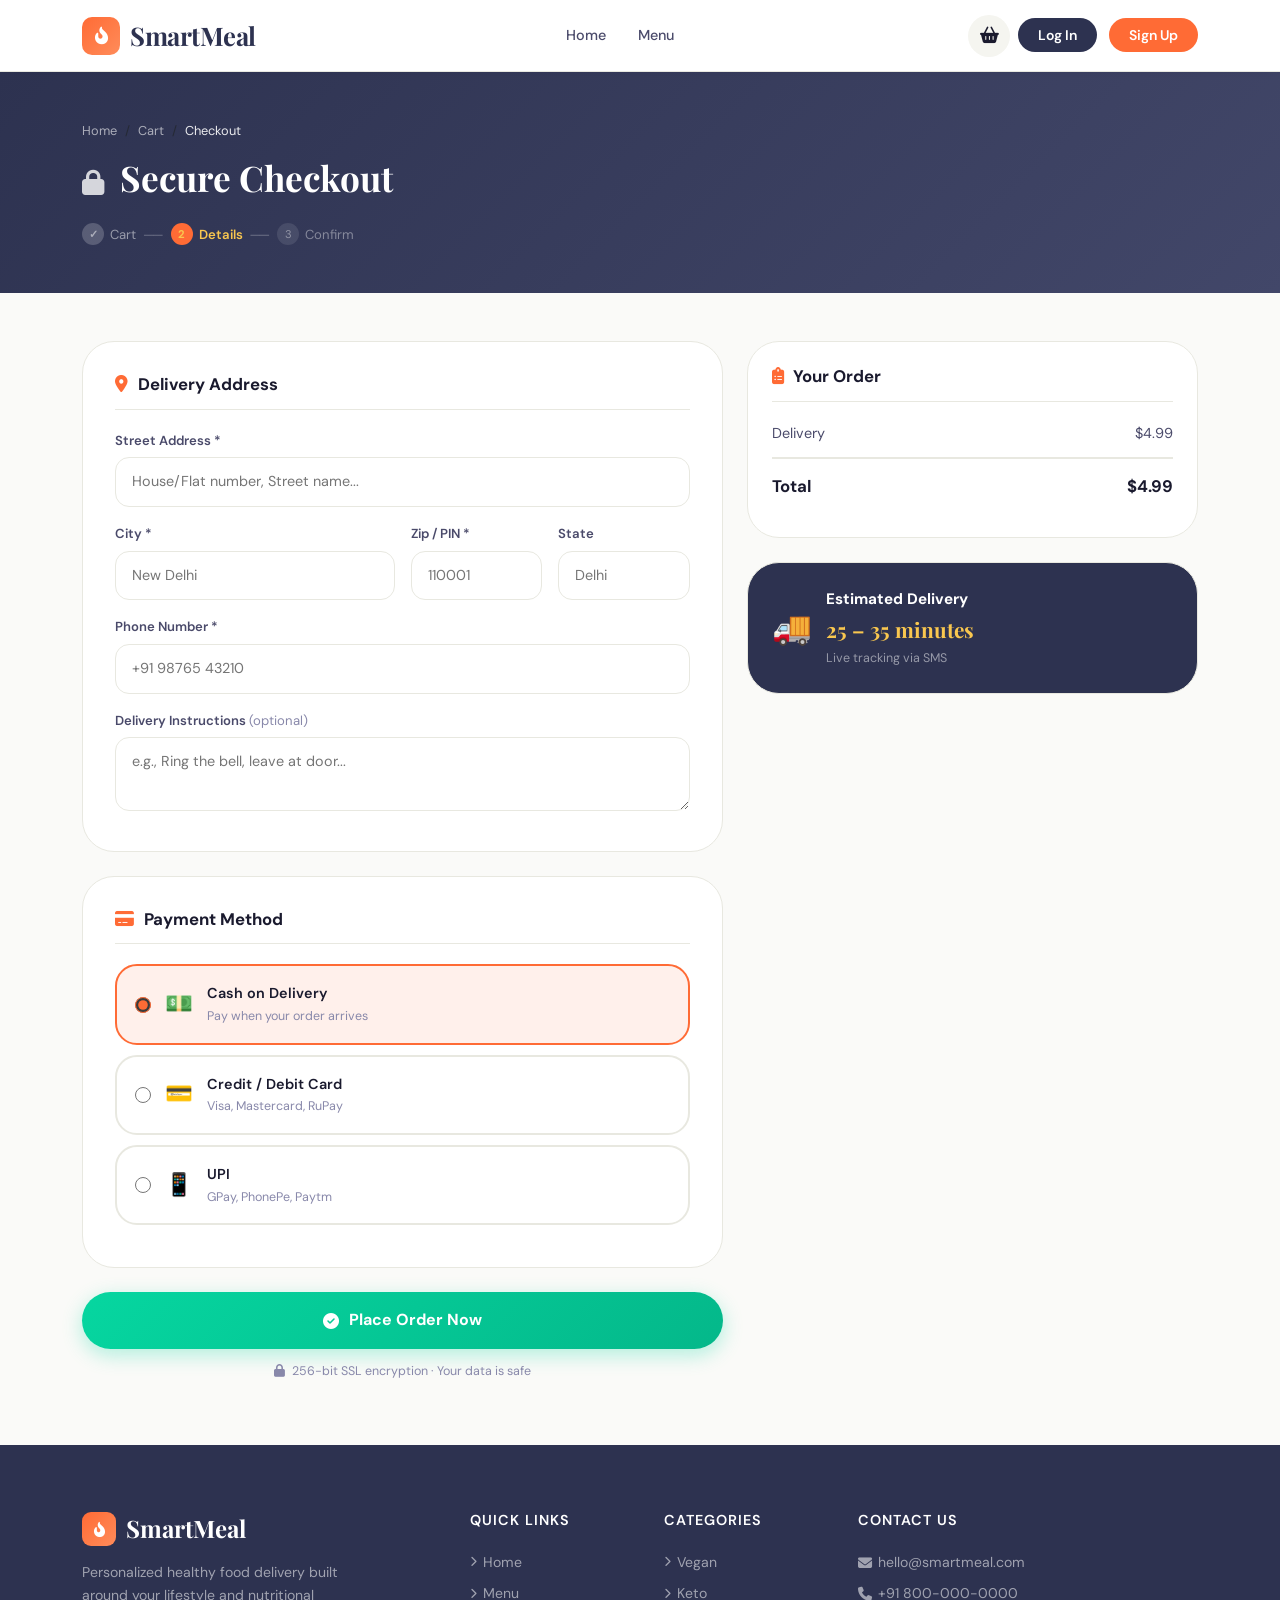
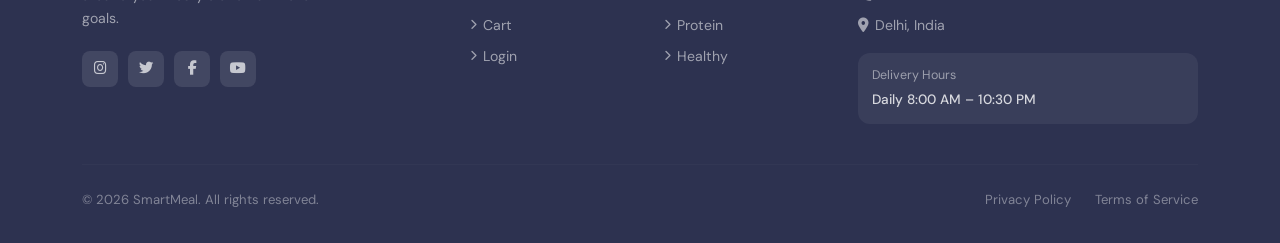
<file: checkout.html>
<!DOCTYPE html>
<html lang="en">
<head>
  <meta charset="UTF-8">
  <meta name="viewport" content="width=device-width, initial-scale=1.0">
  <title>Checkout — SmartMeal</title>
  <link href="https://cdn.jsdelivr.net/npm/bootstrap@5.3.2/dist/css/bootstrap.min.css" rel="stylesheet">
  <link rel="stylesheet" href="https://cdnjs.cloudflare.com/ajax/libs/font-awesome/6.5.0/css/all.min.css">
  <link rel="stylesheet" href="css/style.css">
</head>
<body>

  <div id="navbar-placeholder"></div>

  <!-- Page Header -->
  <div class="page-header">
    <div class="container">
      <nav aria-label="breadcrumb" class="mb-2">
        <ol class="breadcrumb" style="font-size:0.8rem;">
          <li class="breadcrumb-item"><a href="index.html">Home</a></li>
          <li class="breadcrumb-item"><a href="cart.html">Cart</a></li>
          <li class="breadcrumb-item active">Checkout</li>
        </ol>
      </nav>
      <h1><i class="fas fa-lock me-3" style="opacity:0.8;font-size:1.6rem;"></i>Secure Checkout</h1>

      <!-- Progress Steps -->
      <div class="d-flex align-items-center gap-2 mt-4" style="font-size:0.82rem;">
        <span style="display:flex;align-items:center;gap:6px;color:rgba(255,255,255,0.5);">
          <span style="width:22px;height:22px;background:rgba(255,255,255,0.2);border-radius:50%;display:inline-flex;align-items:center;justify-content:center;font-size:0.7rem;font-weight:700;">✓</span> Cart
        </span>
        <span style="color:rgba(255,255,255,0.3);">──</span>
        <span style="display:flex;align-items:center;gap:6px;color:var(--accent);font-weight:600;">
          <span style="width:22px;height:22px;background:var(--primary);border-radius:50%;display:inline-flex;align-items:center;justify-content:center;font-size:0.7rem;font-weight:700;">2</span> Details
        </span>
        <span style="color:rgba(255,255,255,0.3);">──</span>
        <span style="display:flex;align-items:center;gap:6px;color:rgba(255,255,255,0.4);">
          <span style="width:22px;height:22px;background:rgba(255,255,255,0.1);border-radius:50%;display:inline-flex;align-items:center;justify-content:center;font-size:0.7rem;">3</span> Confirm
        </span>
      </div>
    </div>
  </div>

  <!-- Checkout Section -->
  <div class="checkout-container">
    <div class="container">
      <div class="row g-4">
        <!-- Left: Form -->
        <div class="col-lg-7">
          <form id="checkoutForm">

            <!-- Delivery Address -->
            <div class="checkout-form-card">
              <h5><i class="fas fa-map-marker-alt" style="color:var(--primary);"></i> Delivery Address</h5>
              <div class="row g-3">
                <div class="col-12">
                  <label class="form-label">Street Address *</label>
                  <input type="text" class="form-input" id="address" placeholder="House/Flat number, Street name..." required>
                </div>
                <div class="col-md-6">
                  <label class="form-label">City *</label>
                  <input type="text" class="form-input" id="city" placeholder="New Delhi" required>
                </div>
                <div class="col-md-3">
                  <label class="form-label">Zip / PIN *</label>
                  <input type="text" class="form-input" id="zip" placeholder="110001" required>
                </div>
                <div class="col-md-3">
                  <label class="form-label">State</label>
                  <input type="text" class="form-input" id="state" placeholder="Delhi">
                </div>
                <div class="col-12">
                  <label class="form-label">Phone Number *</label>
                  <input type="tel" class="form-input" id="phone" placeholder="+91 98765 43210" required>
                </div>
                <div class="col-12">
                  <label class="form-label">Delivery Instructions <span style="color:var(--text-light);font-weight:400;">(optional)</span></label>
                  <textarea class="form-input" id="instructions" rows="2" placeholder="e.g., Ring the bell, leave at door..."></textarea>
                </div>
              </div>
            </div>

            <!-- Payment Method -->
            <div class="checkout-form-card">
              <h5><i class="fas fa-credit-card" style="color:var(--primary);"></i> Payment Method</h5>
              <div class="payment-option selected" onclick="selectPayment(this, 'cod')">
                <input type="radio" name="paymentMethod" value="Cash on Delivery" checked>
                <span class="payment-option-icon">💵</span>
                <div class="flex-1">
                  <div class="payment-option-label">Cash on Delivery</div>
                  <div style="font-size:0.78rem;color:var(--text-light);">Pay when your order arrives</div>
                </div>
              </div>
              <div class="payment-option" onclick="selectPayment(this, 'card')">
                <input type="radio" name="paymentMethod" value="Credit/Debit Card">
                <span class="payment-option-icon">💳</span>
                <div class="flex-1">
                  <div class="payment-option-label">Credit / Debit Card</div>
                  <div style="font-size:0.78rem;color:var(--text-light);">Visa, Mastercard, RuPay</div>
                </div>
              </div>
              <div class="payment-option" onclick="selectPayment(this, 'upi')">
                <input type="radio" name="paymentMethod" value="UPI">
                <span class="payment-option-icon">📱</span>
                <div class="flex-1">
                  <div class="payment-option-label">UPI</div>
                  <div style="font-size:0.78rem;color:var(--text-light);">GPay, PhonePe, Paytm</div>
                </div>
              </div>
            </div>

            <!-- Place Order Button -->
            <button type="submit" class="btn-place-order">
              <i class="fas fa-check-circle"></i> Place Order Now
            </button>

            <p style="text-align:center;font-size:0.78rem;color:var(--text-light);margin-top:12px;">
              <i class="fas fa-lock me-1"></i> 256-bit SSL encryption · Your data is safe
            </p>
          </form>
        </div>

        <!-- Right: Summary -->
        <div class="col-lg-5">
          <div class="order-summary-card">
            <h5 style="font-weight:700;font-size:1.05rem;color:var(--text-dark);margin-bottom:20px;padding-bottom:14px;border-bottom:1.5px solid var(--mid-gray);">
              <i class="fas fa-clipboard-list me-2" style="color:var(--primary);"></i>Your Order
            </h5>
            <div id="orderSummary">
              <p style="color:var(--text-light);font-size:0.88rem;">Loading...</p>
            </div>
          </div>

          <!-- Delivery ETA -->
          <div class="order-summary-card mt-4" style="background:var(--secondary);">
            <div style="display:flex;align-items:center;gap:14px;">
              <div style="font-size:2rem;">🚚</div>
              <div>
                <div style="color:white;font-weight:700;font-size:0.95rem;">Estimated Delivery</div>
                <div style="color:var(--accent);font-family:'Playfair Display',serif;font-size:1.3rem;font-weight:700;">25 – 35 minutes</div>
                <div style="color:rgba(255,255,255,0.5);font-size:0.78rem;margin-top:2px;">Live tracking via SMS</div>
              </div>
            </div>
          </div>
        </div>
      </div>
    </div>
  </div>

  <div id="footer-placeholder"></div>

  <script src="https://cdn.jsdelivr.net/npm/bootstrap@5.3.2/dist/js/bootstrap.bundle.min.js"></script>
  <script src="services/storage.js"></script>
  <script src="js/utils.js"></script>
  <script src="js/cart.js"></script>
  <script src="js/components/navbar.js"></script>
  <script src="js/components/footer.js"></script>
  <script src="js/main.js"></script>
  <script>
    function selectPayment(el, type) {
      document.querySelectorAll('.payment-option').forEach(o => { o.classList.remove('selected'); o.querySelector('input').checked = false; });
      el.classList.add('selected');
      el.querySelector('input').checked = true;
    }

    document.addEventListener('DOMContentLoaded', () => {
      updateSummary();
    });
  </script>
</body>
</html>
</file>
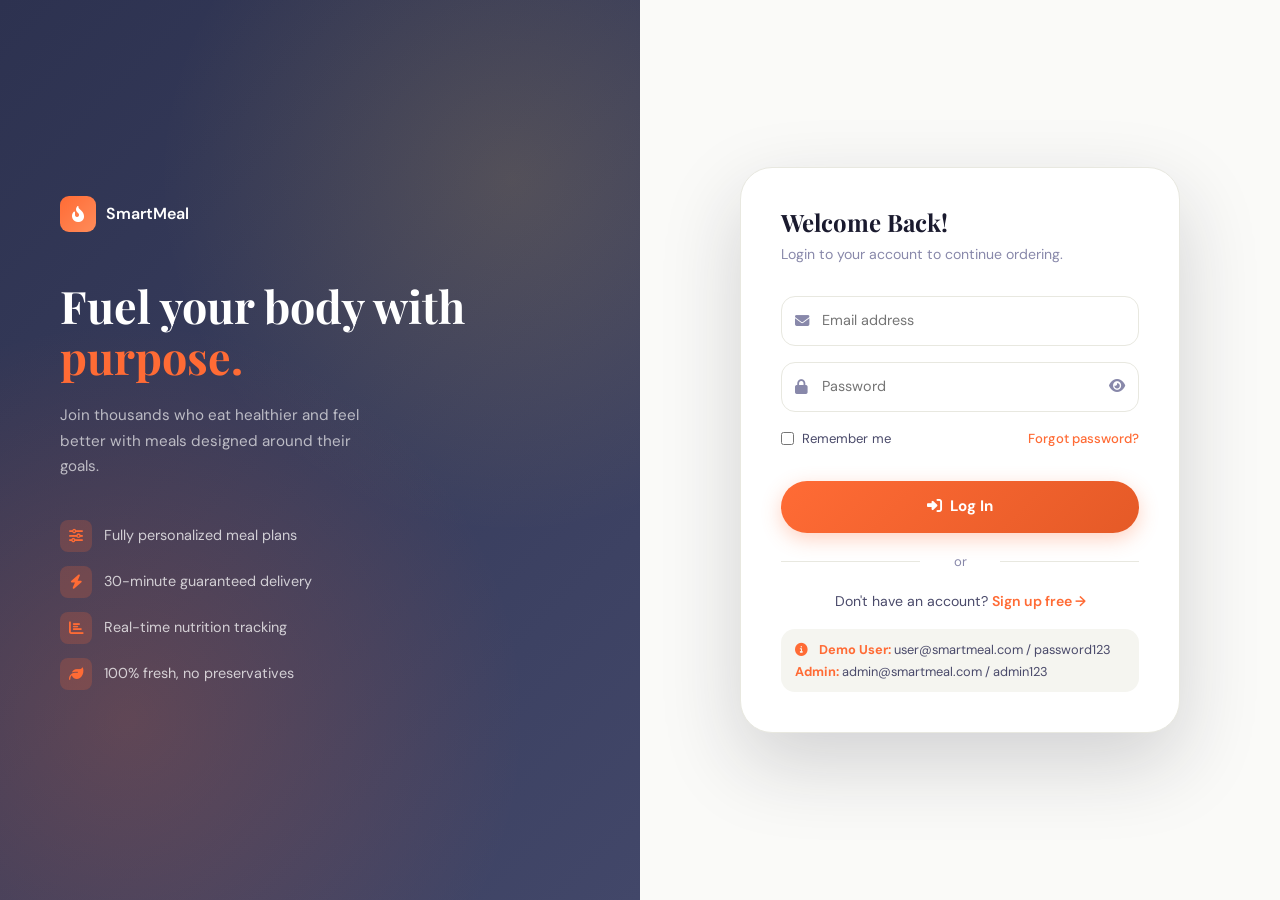
<file: dashboard.html>
<!DOCTYPE html>
<html lang="en">
<head>
  <meta charset="UTF-8">
  <meta name="viewport" content="width=device-width, initial-scale=1.0">
  <title>My Dashboard — SmartMeal</title>
  <link href="https://cdn.jsdelivr.net/npm/bootstrap@5.3.2/dist/css/bootstrap.min.css" rel="stylesheet">
  <link rel="stylesheet" href="https://cdnjs.cloudflare.com/ajax/libs/font-awesome/6.5.0/css/all.min.css">
  <link rel="stylesheet" href="css/style.css">
</head>
<body>

  <div id="navbar-placeholder"></div>

  <!-- Page Header -->
  <div class="page-header">
    <div class="container">
      <nav aria-label="breadcrumb" class="mb-2">
        <ol class="breadcrumb" style="font-size:0.8rem;">
          <li class="breadcrumb-item"><a href="index.html">Home</a></li>
          <li class="breadcrumb-item active">Dashboard</li>
        </ol>
      </nav>
      <h1><i class="fas fa-user-circle me-3" style="opacity:0.8;font-size:1.6rem;"></i>My Dashboard</h1>
    </div>
  </div>

  <div class="dashboard-container">
    <div class="container">
      <div class="row g-4">

        <!-- Sidebar -->
        <div class="col-lg-3">
          <div class="dashboard-sidebar text-center">
            <div class="user-avatar-large mx-auto" id="userInitials">?</div>
            <div class="user-name-display" id="userName">Loading...</div>
            <div class="user-email-display" id="userEmail">...</div>
            <div class="user-badge"><i class="fas fa-star me-1"></i> Premium Member</div>
            <ul class="sidebar-nav text-start mt-2">
              <li><a href="#overview" class="active" onclick="switchTab('overview',this)"><i class="fas fa-th-large"></i> Overview</a></li>
              <li><a href="#orders" onclick="switchTab('orders',this)"><i class="fas fa-receipt"></i> My Orders</a></li>
              <li><a href="#wishlist" onclick="switchTab('wishlist',this)"><i class="fas fa-heart"></i> Wishlist</a></li>
              <li><a href="#profile" onclick="switchTab('profile',this)"><i class="fas fa-user-edit"></i> Edit Profile</a></li>
            </ul>
            <button class="btn-logout" onclick="logout()">
              <i class="fas fa-sign-out-alt"></i> Logout
            </button>
          </div>
        </div>

        <!-- Main Content -->
        <div class="col-lg-9">

          <!-- Overview Tab -->
          <div id="tab-overview" class="dashboard-tab">
            <!-- Stats -->
            <div class="row g-3 mb-4">
              <div class="col-sm-4">
                <div class="stat-card">
                  <div class="stat-icon orange"><i class="fas fa-receipt"></i></div>
                  <div>
                    <div class="stat-value" id="statOrders">0</div>
                    <div class="stat-label">Total Orders</div>
                  </div>
                </div>
              </div>
              <div class="col-sm-4">
                <div class="stat-card">
                  <div class="stat-icon green"><i class="fas fa-check-circle"></i></div>
                  <div>
                    <div class="stat-value" id="statDelivered">0</div>
                    <div class="stat-label">Delivered</div>
                  </div>
                </div>
              </div>
              <div class="col-sm-4">
                <div class="stat-card">
                  <div class="stat-icon yellow"><i class="fas fa-dollar-sign"></i></div>
                  <div>
                    <div class="stat-value" id="statSpent">$0</div>
                    <div class="stat-label">Total Spent</div>
                  </div>
                </div>
              </div>
            </div>

            <!-- Recent Orders quick view -->
            <div class="dashboard-main">
              <div class="d-flex justify-content-between align-items-center mb-4">
                <h5 style="font-weight:700;font-size:1.05rem;margin:0;">Recent Orders</h5>
                <button onclick="switchTab('orders', document.querySelector('[href=\'#orders\']'))"
                  style="background:none;border:none;color:var(--primary);font-size:0.82rem;font-weight:600;cursor:pointer;">View All →</button>
              </div>
              <div id="recentOrders">
                <p style="color:var(--text-light);font-size:0.88rem;text-align:center;padding:24px 0;">No orders yet. <a href="menu.html" style="color:var(--primary);">Start ordering!</a></p>
              </div>
            </div>
          </div>

          <!-- Orders Tab -->
          <div id="tab-orders" class="dashboard-tab" style="display:none;">
            <div class="dashboard-main">
              <h5 style="font-weight:700;font-size:1.05rem;margin-bottom:24px;">All Orders</h5>
              <div id="allOrdersList"></div>
            </div>
          </div>

          <!-- Wishlist Tab -->
          <div id="tab-wishlist" class="dashboard-tab" style="display:none;">
            <div class="dashboard-main">
              <h5 style="font-weight:700;font-size:1.05rem;margin-bottom:24px;">My Wishlist</h5>
              <div class="row g-3" id="wishlistGrid">
                <p style="color:var(--text-light);font-size:0.88rem;text-align:center;padding:24px 0;">Your wishlist is empty. <a href="menu.html" style="color:var(--primary);">Browse menu</a></p>
              </div>
            </div>
          </div>

          <!-- Profile Tab -->
          <div id="tab-profile" class="dashboard-tab" style="display:none;">
            <div class="dashboard-main">
              <h5 style="font-weight:700;font-size:1.05rem;margin-bottom:24px;">Edit Profile</h5>
              <form id="profileForm">
                <div class="row g-3">
                  <div class="col-sm-6">
                    <label class="form-label">Full Name</label>
                    <input type="text" class="form-input" id="editName" placeholder="Full Name">
                  </div>
                  <div class="col-sm-6">
                    <label class="form-label">Phone</label>
                    <input type="tel" class="form-input" id="editPhone" placeholder="Phone Number">
                  </div>
                  <div class="col-12">
                    <label class="form-label">Email</label>
                    <input type="email" class="form-input" id="editEmail" disabled style="background:var(--light-gray);">
                    <small style="color:var(--text-light);font-size:0.76rem;">Email cannot be changed.</small>
                  </div>
                  <div class="col-12">
                    <label class="form-label">Dietary Preference</label>
                    <select class="form-input" id="editDiet">
                      <option value="None">No preference</option>
                      <option value="Vegetarian">Vegetarian</option>
                      <option value="Vegan">Vegan</option>
                      <option value="Keto">Keto / Low-carb</option>
                      <option value="High Protein">High Protein</option>
                      <option value="Low Calorie">Low Calorie</option>
                    </select>
                  </div>
                  <div class="col-12">
                    <button type="submit" class="btn-checkout" style="max-width:200px;">
                      <i class="fas fa-save me-2"></i> Save Changes
                    </button>
                  </div>
                </div>
              </form>
            </div>
          </div>

        </div>
      </div>
    </div>
  </div>

  <div id="footer-placeholder"></div>
  <button id="scrollTopBtn" title="Back to top"><i class="fas fa-arrow-up"></i></button>

  <script src="https://cdn.jsdelivr.net/npm/bootstrap@5.3.2/dist/js/bootstrap.bundle.min.js"></script>
  <script src="services/storage.js"></script>
  <script src="js/utils.js"></script>
  <script src="js/cart.js"></script>
  <script src="js/components/navbar.js"></script>
  <script src="js/components/footer.js"></script>
  <script src="js/main.js"></script>
  <script>
    function switchTab(name, el) {
      document.querySelectorAll('.dashboard-tab').forEach(t => t.style.display = 'none');
      document.getElementById('tab-' + name).style.display = 'block';
      document.querySelectorAll('.sidebar-nav a').forEach(a => a.classList.remove('active'));
      if (el) el.classList.add('active');
    }

    function renderStatusBadge(status) {
      const map = {
        pending: 'status-pending', processing: 'status-processing',
        delivered: 'status-delivered', cancelled: 'status-cancelled'
      };
      const icons = { pending: '🕐', processing: '🔄', delivered: '✅', cancelled: '❌' };
      return `<span class="status-badge ${map[status] || 'status-pending'}">${icons[status] || '🕐'} ${status}</span>`;
    }

    function renderOrderRow(order) {
      const itemNames = order.items.map(i => i.name).join(', ');
      return `
        <div class="order-row flex-wrap">
          <div class="order-id">#${order.id.toUpperCase().slice(0,8)}</div>
          <div class="order-items" style="min-width:0;overflow:hidden;text-overflow:ellipsis;white-space:nowrap;">${itemNames}</div>
          ${renderStatusBadge(order.status)}
          <div class="order-amount">${formatCurrency(order.total)}</div>
          <div class="order-date">${formatDate(order.createdAt)}</div>
        </div>`;
    }

    document.addEventListener('DOMContentLoaded', () => {
      const user = isUserLoggedIn();
      if (!user) { window.location.href = 'login.html'; return; }

      // Fill user info
      document.getElementById('userName').textContent = user.fullname;
      document.getElementById('userEmail').textContent = user.email;
      const initials = user.fullname.split(' ').map(n => n[0]).join('').slice(0, 2).toUpperCase();
      document.getElementById('userInitials').textContent = initials;

      // Profile form
      document.getElementById('editName').value = user.fullname;
      document.getElementById('editPhone').value = user.phone || '';
      document.getElementById('editEmail').value = user.email;
      document.getElementById('editDiet').value = user.dietaryPreference || 'None';

      document.getElementById('profileForm').addEventListener('submit', e => {
        e.preventDefault();
        const updated = { ...user, fullname: document.getElementById('editName').value, phone: document.getElementById('editPhone').value, dietaryPreference: document.getElementById('editDiet').value };
        localStorage.setItem('smartmeal_user', JSON.stringify(updated));
        showToast('Profile updated!');
        document.getElementById('userName').textContent = updated.fullname;
        document.getElementById('userInitials').textContent = updated.fullname.split(' ').map(n=>n[0]).join('').slice(0,2).toUpperCase();
      });

      // Load orders
      const allOrders = getAllOrders().filter(o => o.userId === user.id).reverse();
      const statsOrders = document.getElementById('statOrders');
      const statsDelivered = document.getElementById('statDelivered');
      const statsSpent = document.getElementById('statSpent');

      if (statsOrders) statsOrders.textContent = allOrders.length;
      if (statsDelivered) statsDelivered.textContent = allOrders.filter(o => o.status === 'delivered').length;
      if (statsSpent) statsSpent.textContent = formatCurrency(allOrders.reduce((s, o) => s + o.total, 0));

      const recentEl = document.getElementById('recentOrders');
      if (allOrders.length === 0) {
        recentEl.innerHTML = `<p style="color:var(--text-light);font-size:0.88rem;text-align:center;padding:24px 0;">No orders yet. <a href="menu.html" style="color:var(--primary);">Browse menu →</a></p>`;
      } else {
        recentEl.innerHTML = allOrders.slice(0, 5).map(renderOrderRow).join('');
      }

      const allOrdersEl = document.getElementById('allOrdersList');
      if (allOrders.length === 0) {
        allOrdersEl.innerHTML = `<p style="color:var(--text-light);font-size:0.88rem;text-align:center;padding:24px 0;">You haven't placed any orders yet.</p>`;
      } else {
        allOrdersEl.innerHTML = allOrders.map(renderOrderRow).join('');
      }

      // Wishlist
      const wishlistIds = getWishlist();
      const wishlistEl = document.getElementById('wishlistGrid');
      if (wishlistIds.length === 0) {
        wishlistEl.innerHTML = `<div class="col-12 text-center py-4" style="color:var(--text-light);">Your wishlist is empty. <a href="menu.html" style="color:var(--primary);">Browse menu</a></div>`;
      } else {
        const products = getAllProducts().filter(p => wishlistIds.includes(p.id));
        wishlistEl.innerHTML = products.map(p => buildProductCard(p)).join('');
      }
    });
  </script>
</body>
</html>
</file>
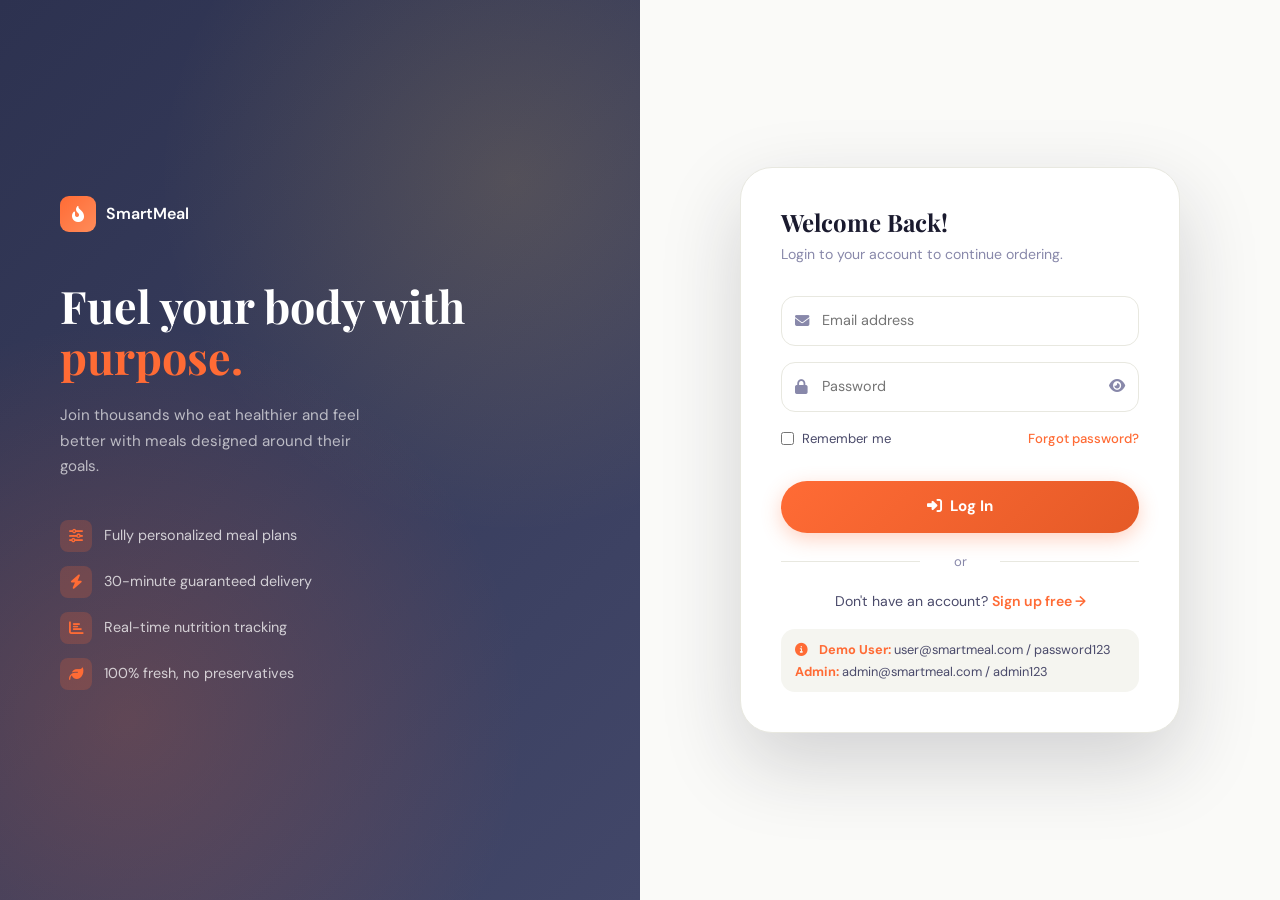
<file: login.html>
<!DOCTYPE html>
<html lang="en">
<head>
  <meta charset="UTF-8">
  <meta name="viewport" content="width=device-width, initial-scale=1.0">
  <title>Login — SmartMeal</title>
  <link href="https://cdn.jsdelivr.net/npm/bootstrap@5.3.2/dist/css/bootstrap.min.css" rel="stylesheet">
  <link rel="stylesheet" href="https://cdnjs.cloudflare.com/ajax/libs/font-awesome/6.5.0/css/all.min.css">
  <link rel="stylesheet" href="css/style.css">
</head>
<body class="auth-page">

  <div class="container-fluid p-0 h-100">
    <div class="row g-0 min-vh-100">

      <!-- Left Visual Panel -->
      <div class="col-lg-6 d-none d-lg-flex auth-left">
        <div class="auth-left-pattern"></div>
        <div class="auth-left-content">
          <a href="index.html" style="display:flex;align-items:center;gap:10px;color:white;margin-bottom:48px;font-weight:600;">
            <div class="brand-icon" style="width:36px;height:36px;background:linear-gradient(135deg,var(--primary),#FF8C5A);border-radius:9px;display:flex;align-items:center;justify-content:center;color:white;font-size:1rem;"><i class="fas fa-fire-flame-curved"></i></div>
            SmartMeal
          </a>
          <div class="auth-tagline">
            Fuel your body with <span class="accent">purpose.</span>
          </div>
          <p class="auth-desc">Join thousands who eat healthier and feel better with meals designed around their goals.</p>
          <div class="auth-feature-list">
            <div class="auth-feature">
              <div class="auth-feature-icon"><i class="fas fa-sliders"></i></div>
              Fully personalized meal plans
            </div>
            <div class="auth-feature">
              <div class="auth-feature-icon"><i class="fas fa-bolt"></i></div>
              30-minute guaranteed delivery
            </div>
            <div class="auth-feature">
              <div class="auth-feature-icon"><i class="fas fa-chart-bar"></i></div>
              Real-time nutrition tracking
            </div>
            <div class="auth-feature">
              <div class="auth-feature-icon"><i class="fas fa-leaf"></i></div>
              100% fresh, no preservatives
            </div>
          </div>
        </div>
      </div>

      <!-- Right Form Panel -->
      <div class="col-lg-6 auth-right">
        <div class="auth-card">
          <!-- Logo (mobile only) -->
          <div class="auth-logo d-lg-none">
            <div class="logo-icon"><i class="fas fa-fire-flame-curved"></i></div>
            SmartMeal
          </div>

          <h2 class="auth-title">Welcome Back!</h2>
          <p class="auth-subtitle">Login to your account to continue ordering.</p>

          <form id="loginForm">
            <div class="input-group-icon">
              <i class="fas fa-envelope form-icon"></i>
              <input type="email" class="form-input" id="email" placeholder="Email address" required>
            </div>
            <div class="input-group-icon">
              <i class="fas fa-lock form-icon"></i>
              <input type="password" class="form-input" id="password" placeholder="Password" required>
              <button type="button" class="toggle-pass" onclick="togglePassword('password', this)"><i class="fas fa-eye"></i></button>
            </div>

            <div class="d-flex justify-content-between align-items-center mb-4" style="font-size:0.82rem;">
              <label style="display:flex;align-items:center;gap:8px;cursor:pointer;color:var(--text-mid);">
                <input type="checkbox" id="remember" style="accent-color:var(--primary);"> Remember me
              </label>
              <a href="#" style="color:var(--primary);font-weight:500;">Forgot password?</a>
            </div>

            <button type="submit" class="btn-auth">
              <i class="fas fa-sign-in-alt me-2"></i>Log In
            </button>
          </form>

          <div class="auth-divider">or</div>

          <p style="text-align:center;font-size:0.88rem;color:var(--text-mid);">
            Don't have an account?
            <a href="register.html" style="color:var(--primary);font-weight:600;"> Sign up free →</a>
          </p>

          <div class="demo-creds mt-3">
            <i class="fas fa-info-circle me-2" style="color:var(--primary);"></i>
            <strong>Demo User:</strong> user@smartmeal.com / password123 <br>
            <strong>Admin:</strong> admin@smartmeal.com / admin123
          </div>
        </div>
      </div>

    </div>
  </div>

  <script src="services/storage.js"></script>
  <script src="js/utils.js"></script>
  <script src="js/auth.js"></script>
  <script>
    function togglePassword(id, btn) {
      const input = document.getElementById(id);
      const isText = input.type === 'text';
      input.type = isText ? 'password' : 'text';
      btn.innerHTML = `<i class="fas fa-eye${isText ? '' : '-slash'}"></i>`;
    }
  </script>
</body>
</html>
</file>
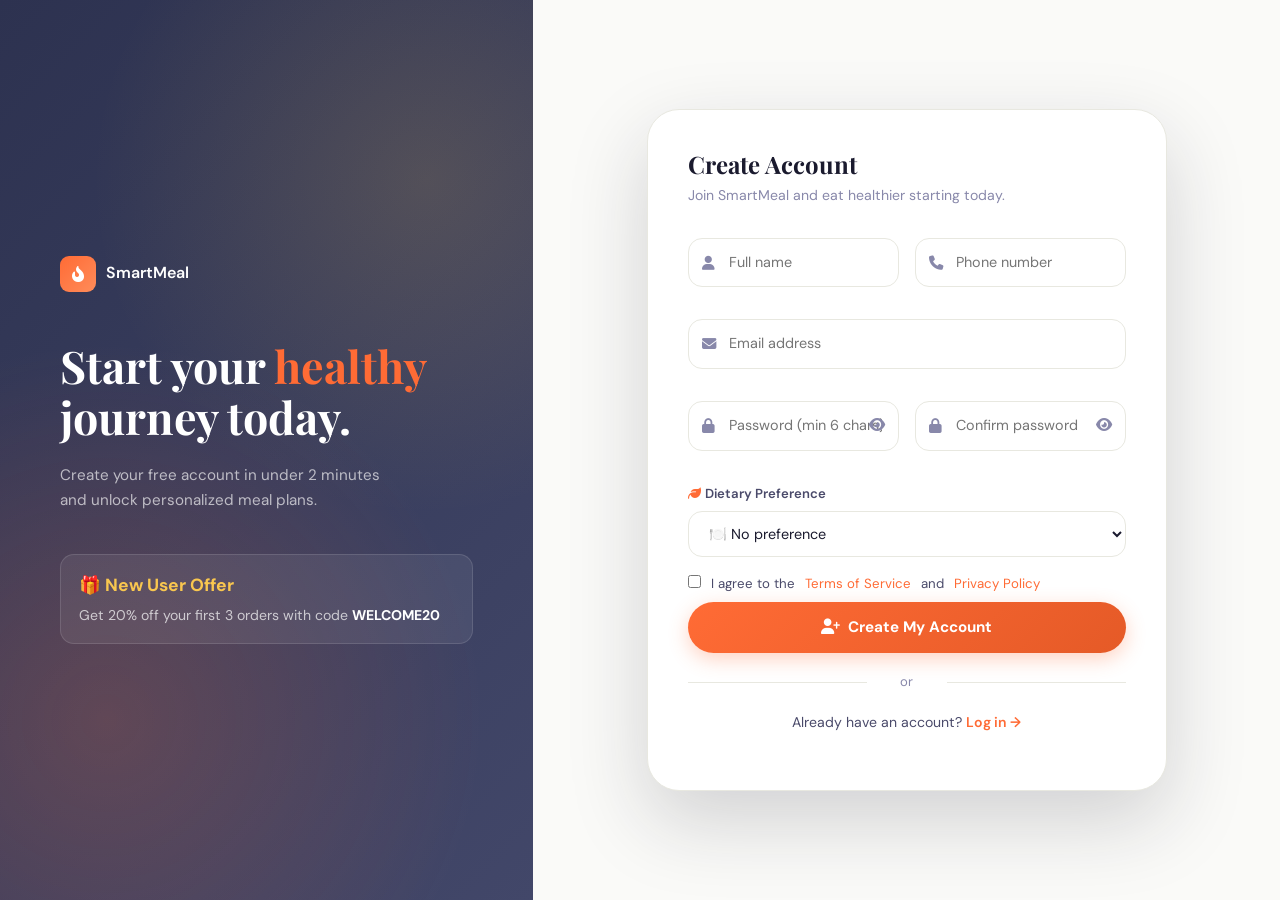
<file: register.html>
<!DOCTYPE html>
<html lang="en">
<head>
  <meta charset="UTF-8">
  <meta name="viewport" content="width=device-width, initial-scale=1.0">
  <title>Create Account — SmartMeal</title>
  <link href="https://cdn.jsdelivr.net/npm/bootstrap@5.3.2/dist/css/bootstrap.min.css" rel="stylesheet">
  <link rel="stylesheet" href="https://cdnjs.cloudflare.com/ajax/libs/font-awesome/6.5.0/css/all.min.css">
  <link rel="stylesheet" href="css/style.css">
</head>
<body class="auth-page">

  <div class="container-fluid p-0">
    <div class="row g-0 min-vh-100">

      <!-- Left Panel -->
      <div class="col-lg-5 d-none d-lg-flex auth-left">
        <div class="auth-left-pattern"></div>
        <div class="auth-left-content">
          <a href="index.html" style="display:flex;align-items:center;gap:10px;color:white;margin-bottom:48px;font-weight:600;">
            <div class="brand-icon" style="width:36px;height:36px;background:linear-gradient(135deg,var(--primary),#FF8C5A);border-radius:9px;display:flex;align-items:center;justify-content:center;color:white;font-size:1rem;"><i class="fas fa-fire-flame-curved"></i></div>
            SmartMeal
          </a>
          <div class="auth-tagline">Start your <span class="accent">healthy</span> journey today.</div>
          <p class="auth-desc">Create your free account in under 2 minutes and unlock personalized meal plans.</p>
          <div style="margin-top:40px;display:flex;flex-direction:column;gap:16px;">
            <div style="background:rgba(255,255,255,0.07);border-radius:14px;padding:16px 18px;border:1px solid rgba(255,255,255,0.12);">
              <div style="color:var(--accent);font-weight:700;font-size:1.1rem;margin-bottom:4px;">🎁 New User Offer</div>
              <div style="color:rgba(255,255,255,0.7);font-size:0.88rem;">Get 20% off your first 3 orders with code <strong style="color:white;">WELCOME20</strong></div>
            </div>
          </div>
        </div>
      </div>

      <!-- Right Form -->
      <div class="col-lg-7 auth-right">
        <div class="auth-card" style="max-width:520px;">
          <div class="auth-logo d-lg-none">
            <div class="logo-icon"><i class="fas fa-fire-flame-curved"></i></div>
            SmartMeal
          </div>

          <h2 class="auth-title">Create Account</h2>
          <p class="auth-subtitle">Join SmartMeal and eat healthier starting today.</p>

          <form id="registerForm">
            <div class="row g-3">
              <div class="col-sm-6">
                <div class="input-group-icon">
                  <i class="fas fa-user form-icon"></i>
                  <input type="text" class="form-input" id="fullname" placeholder="Full name" required>
                </div>
              </div>
              <div class="col-sm-6">
                <div class="input-group-icon">
                  <i class="fas fa-phone form-icon"></i>
                  <input type="tel" class="form-input" id="phone" placeholder="Phone number" required>
                </div>
              </div>
              <div class="col-12">
                <div class="input-group-icon">
                  <i class="fas fa-envelope form-icon"></i>
                  <input type="email" class="form-input" id="email" placeholder="Email address" required>
                </div>
              </div>
              <div class="col-sm-6">
                <div class="input-group-icon">
                  <i class="fas fa-lock form-icon"></i>
                  <input type="password" class="form-input" id="password" placeholder="Password (min 6 chars)" required>
                  <button type="button" class="toggle-pass" onclick="togglePassword('password', this)"><i class="fas fa-eye"></i></button>
                </div>
              </div>
              <div class="col-sm-6">
                <div class="input-group-icon">
                  <i class="fas fa-lock form-icon"></i>
                  <input type="password" class="form-input" id="confirmPassword" placeholder="Confirm password" required>
                  <button type="button" class="toggle-pass" onclick="togglePassword('confirmPassword', this)"><i class="fas fa-eye"></i></button>
                </div>
              </div>
              <div class="col-12">
                <label class="form-label"><i class="fas fa-leaf me-1" style="color:var(--primary);"></i>Dietary Preference</label>
                <select class="form-input" id="dietaryPreference" style="cursor:pointer;">
                  <option value="None">🍽️ No preference</option>
                  <option value="Vegetarian">🥦 Vegetarian</option>
                  <option value="Vegan">🥗 Vegan</option>
                  <option value="Keto">🥑 Keto / Low-carb</option>
                  <option value="High Protein">💪 High Protein</option>
                  <option value="Low Calorie">🔥 Low Calorie</option>
                </select>
              </div>
              <div class="col-12">
                <label style="display:flex;align-items:flex-start;gap:10px;cursor:pointer;font-size:0.83rem;color:var(--text-mid);">
                  <input type="checkbox" id="terms" style="accent-color:var(--primary);margin-top:2px;flex-shrink:0;" required>
                  I agree to the <a href="#" style="color:var(--primary);">Terms of Service</a> and <a href="#" style="color:var(--primary);">Privacy Policy</a>
                </label>
              </div>
            </div>

            <!-- Password strength indicator -->
            <div id="strengthBar" style="margin:8px 0;display:none;">
              <div style="height:4px;background:var(--mid-gray);border-radius:99px;overflow:hidden;">
                <div id="strengthFill" style="height:100%;width:0%;transition:all 0.3s;border-radius:99px;"></div>
              </div>
              <div id="strengthLabel" style="font-size:0.75rem;margin-top:4px;color:var(--text-light);"></div>
            </div>

            <button type="submit" class="btn-auth mt-2">
              <i class="fas fa-user-plus me-2"></i>Create My Account
            </button>
          </form>

          <div class="auth-divider">or</div>

          <p style="text-align:center;font-size:0.88rem;color:var(--text-mid);">
            Already have an account?
            <a href="login.html" style="color:var(--primary);font-weight:600;"> Log in →</a>
          </p>
        </div>
      </div>

    </div>
  </div>

  <script src="services/storage.js"></script>
  <script src="js/utils.js"></script>
  <script src="js/auth.js"></script>
  <script>
    function togglePassword(id, btn) {
      const input = document.getElementById(id);
      const isText = input.type === 'text';
      input.type = isText ? 'password' : 'text';
      btn.innerHTML = `<i class="fas fa-eye${isText ? '' : '-slash'}"></i>`;
    }

    // Password strength checker
    document.getElementById('password')?.addEventListener('input', function() {
      const val = this.value;
      const bar = document.getElementById('strengthBar');
      const fill = document.getElementById('strengthFill');
      const label = document.getElementById('strengthLabel');
      if (!val) { bar.style.display = 'none'; return; }
      bar.style.display = 'block';
      let score = 0;
      if (val.length >= 6) score++;
      if (val.length >= 10) score++;
      if (/[A-Z]/.test(val)) score++;
      if (/[0-9]/.test(val)) score++;
      if (/[^A-Za-z0-9]/.test(val)) score++;
      const levels = [
        { pct: '20%', color: '#EF476F', text: 'Too weak' },
        { pct: '40%', color: '#FFD166', text: 'Weak' },
        { pct: '60%', color: '#F9C74F', text: 'Fair' },
        { pct: '80%', color: '#06D6A0', text: 'Strong' },
        { pct: '100%', color: '#06D6A0', text: '💪 Very Strong!' }
      ];
      const level = levels[score - 1] || levels[0];
      fill.style.width = level.pct;
      fill.style.background = level.color;
      label.textContent = level.text;
      label.style.color = level.color;
    });
  </script>
</body>
</html>
</file>
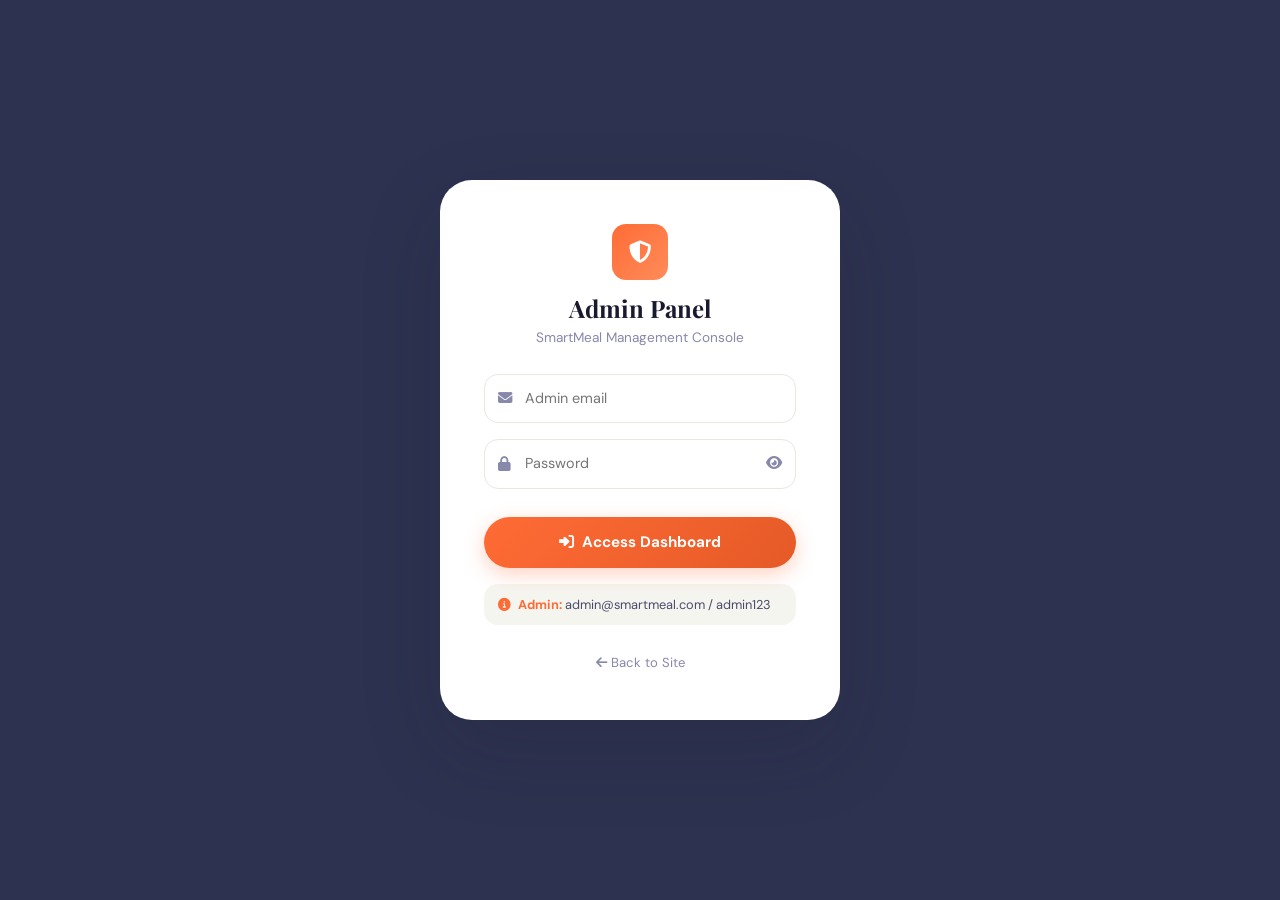
<file: admin/dashboard.html>
<!DOCTYPE html>
<html lang="en">
<head>
  <meta charset="UTF-8">
  <meta name="viewport" content="width=device-width, initial-scale=1.0">
  <title>Admin Dashboard — SmartMeal</title>
  <link href="https://cdn.jsdelivr.net/npm/bootstrap@5.3.2/dist/css/bootstrap.min.css" rel="stylesheet">
  <link rel="stylesheet" href="https://cdnjs.cloudflare.com/ajax/libs/font-awesome/6.5.0/css/all.min.css">
  <link rel="stylesheet" href="../css/style.css">
</head>
<body>
<div class="admin-wrapper">

  <!-- Top Bar -->
  <header class="admin-topbar">
    <div class="admin-brand">
      <div style="width:32px;height:32px;background:linear-gradient(135deg,var(--primary),#FF8C5A);border-radius:8px;display:flex;align-items:center;justify-content:center;color:white;font-size:0.95rem;flex-shrink:0;">
        <i class="fas fa-fire-flame-curved"></i>
      </div>
      SmartMeal <span style="font-size:0.75rem;font-weight:400;color:rgba(255,255,255,0.5);margin-left:8px;">Admin Console</span>
      <div class="brand-dot ms-2"></div>
    </div>
    <div class="d-flex align-items-center gap-3">
      <span style="color:rgba(255,255,255,0.6);font-size:0.82rem;"><i class="fas fa-user-shield me-1"></i> Administrator</span>
      <a href="../index.html" style="color:rgba(255,255,255,0.5);font-size:0.8rem;"><i class="fas fa-external-link-alt me-1"></i>View Site</a>
      <button onclick="adminLogout()" style="background:rgba(239,71,111,0.15);border:1px solid rgba(239,71,111,0.3);color:#EF476F;padding:6px 14px;border-radius:99px;font-size:0.8rem;font-weight:600;cursor:pointer;transition:var(--transition);"
        onmouseover="this.style.background='rgba(239,71,111,0.25)'" onmouseout="this.style.background='rgba(239,71,111,0.15)'">
        <i class="fas fa-sign-out-alt me-1"></i> Logout
      </button>
    </div>
  </header>

  <div class="admin-body">

    <!-- Sidebar -->
    <aside class="admin-sidebar-nav">
      <div style="font-size:0.7rem;font-weight:700;color:var(--text-light);letter-spacing:1.5px;text-transform:uppercase;margin-bottom:10px;padding:0 4px;">Navigation</div>
      <button class="admin-nav-item active" data-section="dashboard" onclick="showAdminSection('dashboard')">
        <i class="fas fa-th-large"></i> Dashboard
      </button>
      <button class="admin-nav-item" data-section="products" onclick="showAdminSection('products')">
        <i class="fas fa-utensils"></i> Products
      </button>
      <button class="admin-nav-item" data-section="orders" onclick="showAdminSection('orders')">
        <i class="fas fa-receipt"></i> Orders
      </button>
      <button class="admin-nav-item" data-section="users" onclick="showAdminSection('users')">
        <i class="fas fa-users"></i> Users
      </button>
      <div style="height:1px;background:var(--mid-gray);margin:14px 0;"></div>
      <div style="font-size:0.7rem;font-weight:700;color:var(--text-light);letter-spacing:1.5px;text-transform:uppercase;margin-bottom:10px;padding:0 4px;">Settings</div>
      <button class="admin-nav-item" onclick="showToast('Settings coming soon!','info')">
        <i class="fas fa-cog"></i> Settings
      </button>
    </aside>

    <!-- Main Content -->
    <main class="admin-content">

      <!-- Dashboard Overview -->
      <div id="dashboardSection" class="admin-section">
        <div class="d-flex justify-content-between align-items-center mb-4">
          <div>
            <h4 style="font-family:var(--font-display);font-weight:700;font-size:1.4rem;color:var(--text-dark);margin:0;">Overview</h4>
            <p style="color:var(--text-light);font-size:0.82rem;margin:0;">Last updated: <span id="lastUpdated"></span></p>
          </div>
          <button onclick="renderAdminStats();showToast('Stats refreshed','info')" style="background:var(--light-gray);border:none;padding:8px 16px;border-radius:99px;font-size:0.82rem;font-weight:600;cursor:pointer;color:var(--text-mid);transition:var(--transition);"
            onmouseover="this.style.background='var(--mid-gray)'" onmouseout="this.style.background='var(--light-gray)'">
            <i class="fas fa-sync-alt me-1"></i> Refresh
          </button>
        </div>

        <div class="row g-3 mb-4">
          <div class="col-sm-6 col-xl-3">
            <div class="admin-stat-card">
              <div>
                <div class="admin-stat-num" id="totalProducts">—</div>
                <div class="admin-stat-label">Total Products</div>
              </div>
              <div class="admin-stat-icon" style="background:var(--primary-light);color:var(--primary);"><i class="fas fa-utensils"></i></div>
            </div>
          </div>
          <div class="col-sm-6 col-xl-3">
            <div class="admin-stat-card">
              <div>
                <div class="admin-stat-num" id="totalOrders">—</div>
                <div class="admin-stat-label">Total Orders</div>
              </div>
              <div class="admin-stat-icon" style="background:rgba(17,138,178,0.12);color:var(--info);"><i class="fas fa-receipt"></i></div>
            </div>
          </div>
          <div class="col-sm-6 col-xl-3">
            <div class="admin-stat-card">
              <div>
                <div class="admin-stat-num" id="totalUsers">—</div>
                <div class="admin-stat-label">Registered Users</div>
              </div>
              <div class="admin-stat-icon" style="background:rgba(6,214,160,0.12);color:var(--success);"><i class="fas fa-users"></i></div>
            </div>
          </div>
          <div class="col-sm-6 col-xl-3">
            <div class="admin-stat-card">
              <div>
                <div class="admin-stat-num" id="totalRevenue">—</div>
                <div class="admin-stat-label">Total Revenue</div>
              </div>
              <div class="admin-stat-icon" style="background:rgba(249,199,79,0.15);color:#c48800;"><i class="fas fa-dollar-sign"></i></div>
            </div>
          </div>
        </div>

        <!-- Recent Orders Quick View -->
        <div style="background:white;border:1.5px solid var(--mid-gray);border-radius:var(--radius-xl);padding:24px;">
          <div class="d-flex justify-content-between align-items-center mb-4">
            <h5 style="font-weight:700;font-size:1rem;margin:0;">Recent Orders</h5>
            <button onclick="showAdminSection('orders')" style="background:none;border:none;color:var(--primary);font-size:0.82rem;font-weight:600;cursor:pointer;">View All →</button>
          </div>
          <div id="recentOrdersAdmin"></div>
        </div>
      </div>

      <!-- Products Section -->
      <div id="productsSection" class="admin-section" style="display:none;">
        <div class="d-flex justify-content-between align-items-center mb-4 flex-wrap gap-3">
          <h4 style="font-family:var(--font-display);font-weight:700;font-size:1.4rem;color:var(--text-dark);margin:0;">Products</h4>
          <button class="btn-add-cart" data-bs-toggle="modal" data-bs-target="#productModal" onclick="resetProductForm()">
            <i class="fas fa-plus me-1"></i> Add Product
          </button>
        </div>
        <div style="background:white;border:1.5px solid var(--mid-gray);border-radius:var(--radius-xl);padding:20px;overflow-x:auto;">
          <div id="productsTable"></div>
        </div>
      </div>

      <!-- Orders Section -->
      <div id="ordersSection" class="admin-section" style="display:none;">
        <div class="d-flex justify-content-between align-items-center mb-4">
          <h4 style="font-family:var(--font-display);font-weight:700;font-size:1.4rem;color:var(--text-dark);margin:0;">All Orders</h4>
        </div>
        <div style="background:white;border:1.5px solid var(--mid-gray);border-radius:var(--radius-xl);padding:20px;overflow-x:auto;">
          <div id="ordersTable"></div>
        </div>
      </div>

      <!-- Users Section -->
      <div id="usersSection" class="admin-section" style="display:none;">
        <div class="d-flex justify-content-between align-items-center mb-4">
          <h4 style="font-family:var(--font-display);font-weight:700;font-size:1.4rem;color:var(--text-dark);margin:0;">Users</h4>
        </div>
        <div style="background:white;border:1.5px solid var(--mid-gray);border-radius:var(--radius-xl);padding:20px;overflow-x:auto;">
          <div id="usersTable"></div>
        </div>
      </div>

    </main>
  </div>
</div>

<!-- Product Modal -->
<div class="modal fade" id="productModal" tabindex="-1">
  <div class="modal-dialog modal-lg">
    <div class="modal-content" style="border-radius:var(--radius-xl);border:none;box-shadow:var(--shadow-xl);">
      <div class="modal-header" style="border-bottom:1.5px solid var(--mid-gray);padding:20px 24px;">
        <h5 class="modal-title" id="productModalTitle" style="font-weight:700;font-size:1rem;">Add Product</h5>
        <button type="button" class="btn-close" data-bs-dismiss="modal"></button>
      </div>
      <div class="modal-body" style="padding:24px;">
        <form id="productForm">
          <input type="hidden" id="productId">
          <div class="row g-3">
            <div class="col-12">
              <label class="form-label">Product Name *</label>
              <input type="text" class="form-input" id="productName" placeholder="e.g. Quinoa Buddha Bowl" required>
            </div>
            <div class="col-sm-6">
              <label class="form-label">Price ($) *</label>
              <input type="number" step="0.01" min="0" class="form-input" id="productPrice" placeholder="12.99" required>
            </div>
            <div class="col-sm-6">
              <label class="form-label">Category *</label>
              <select class="form-input" id="productCategory" required>
                <option value="Vegan">🥗 Vegan</option>
                <option value="High Protein">💪 High Protein</option>
                <option value="Keto">🥑 Keto</option>
                <option value="Healthy">❤️ Healthy</option>
                <option value="Low Calorie">🔥 Low Calorie</option>
              </select>
            </div>
            <div class="col-sm-6">
              <label class="form-label">Calories</label>
              <input type="number" class="form-input" id="productCalories" placeholder="380">
            </div>
            <div class="col-sm-6">
              <label class="form-label">Protein (g)</label>
              <input type="number" class="form-input" id="productProtein" placeholder="18">
            </div>
            <div class="col-12">
              <label class="form-label">Image URL</label>
              <input type="url" class="form-input" id="productImage" placeholder="https://images.unsplash.com/...">
            </div>
            <div class="col-12">
              <label class="form-label">Description</label>
              <textarea class="form-input" id="productDescription" rows="3" placeholder="Fresh, healthy ingredients..."></textarea>
            </div>
          </div>
        </form>
      </div>
      <div class="modal-footer" style="border-top:1.5px solid var(--mid-gray);padding:16px 24px;gap:10px;">
        <button type="button" class="btn-admin-sm btn-edit" data-bs-dismiss="modal" style="padding:8px 18px;font-size:0.85rem;">Cancel</button>
        <button type="button" class="btn-add-cart" onclick="saveProduct()">
          <i class="fas fa-save me-1"></i> Save Product
        </button>
      </div>
    </div>
  </div>
</div>

<script src="https://cdn.jsdelivr.net/npm/bootstrap@5.3.2/dist/js/bootstrap.bundle.min.js"></script>
<script src="../services/storage.js"></script>
<script src="../js/utils.js"></script>
<script src="../js/admin.js"></script>
<script>
  document.addEventListener('DOMContentLoaded', () => {
    document.getElementById('lastUpdated').textContent = new Date().toLocaleTimeString();

    // Load recent orders into dashboard overview
    const orders = getAllOrders().reverse().slice(0, 5);
    const el = document.getElementById('recentOrdersAdmin');
    if (!orders.length) {
      el.innerHTML = '<p style="color:var(--text-light);text-align:center;padding:20px 0;font-size:0.88rem;">No orders yet.</p>';
    } else {
      el.innerHTML = `<div style="overflow-x:auto;">
        <table class="admin-table">
          <thead><tr><th>Order ID</th><th>Customer</th><th>Total</th><th>Status</th><th>Date</th></tr></thead>
          <tbody>
            ${orders.map(o => `
              <tr>
                <td style="font-family:monospace;color:var(--primary);font-weight:600;font-size:0.82rem;">#${o.id.toUpperCase().slice(0,8)}</td>
                <td style="font-size:0.85rem;">${o.userName}</td>
                <td style="font-weight:700;">$${(o.total||0).toFixed(2)}</td>
                <td><span class="status-badge status-${o.status||'pending'}">${o.status||'pending'}</span></td>
                <td style="font-size:0.78rem;color:var(--text-light);">${new Date(o.createdAt).toLocaleDateString()}</td>
              </tr>`).join('')}
          </tbody>
        </table>
      </div>`;
    }
  });
</script>
</body>
</html>
</file>
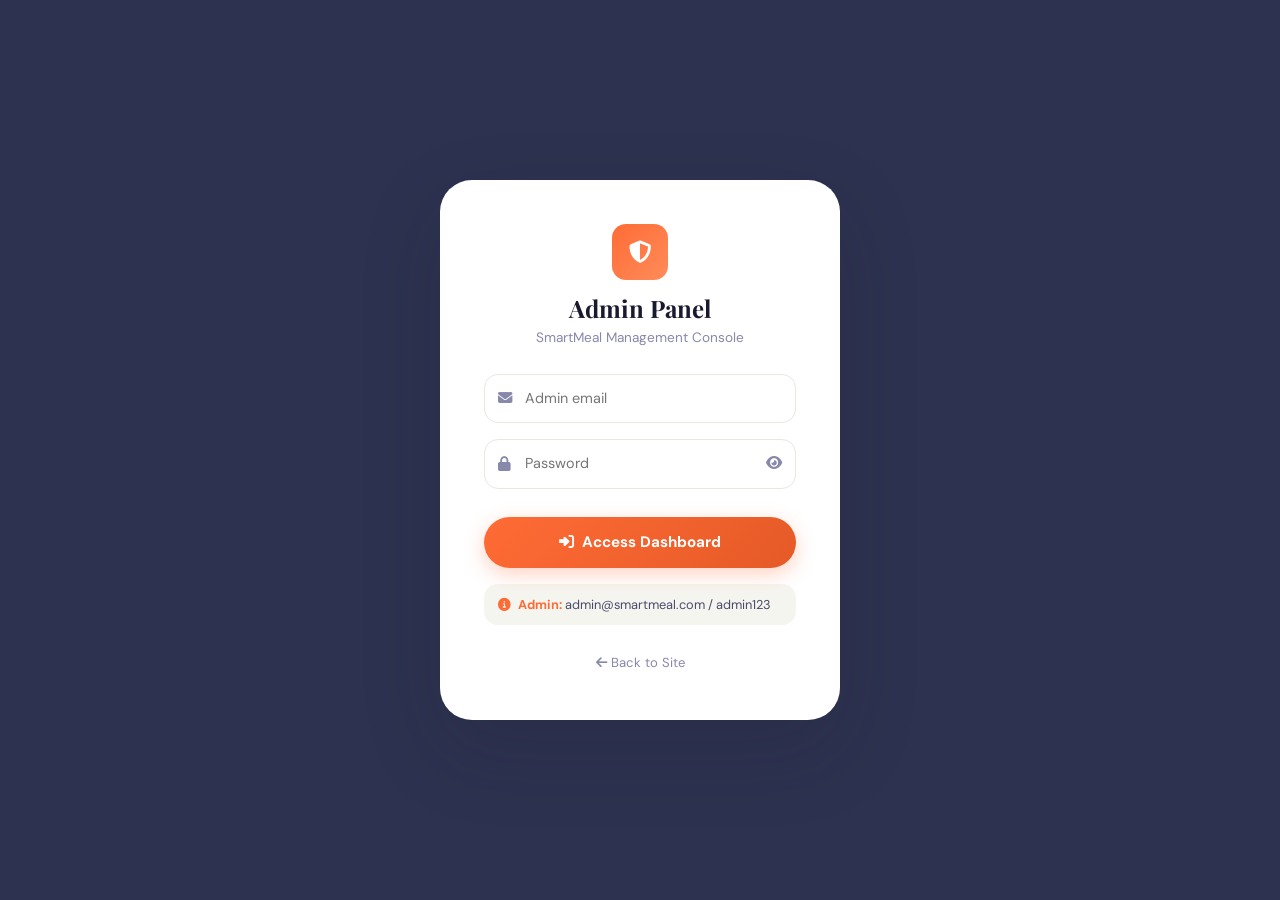
<file: admin/login.html>
<!DOCTYPE html>
<html lang="en">
<head>
  <meta charset="UTF-8">
  <meta name="viewport" content="width=device-width, initial-scale=1.0">
  <title>Admin Login — SmartMeal</title>
  <link href="https://cdn.jsdelivr.net/npm/bootstrap@5.3.2/dist/css/bootstrap.min.css" rel="stylesheet">
  <link rel="stylesheet" href="https://cdnjs.cloudflare.com/ajax/libs/font-awesome/6.5.0/css/all.min.css">
  <link rel="stylesheet" href="../css/style.css">
  <style>
    body { background: var(--secondary); min-height: 100vh; display: flex; align-items: center; justify-content: center; }
    .admin-login-card { background: white; border-radius: var(--radius-xl); padding: 44px; max-width: 400px; width: 100%; box-shadow: var(--shadow-xl); margin: 20px; }
  </style>
</head>
<body>
  <div class="admin-login-card">
    <div class="text-center mb-4">
      <div style="width:56px;height:56px;background:linear-gradient(135deg,var(--primary),#FF8C5A);border-radius:14px;display:flex;align-items:center;justify-content:center;color:white;font-size:1.4rem;margin:0 auto 14px;">
        <i class="fas fa-shield-halved"></i>
      </div>
      <h4 style="font-family:var(--font-display);font-weight:700;color:var(--text-dark);margin-bottom:4px;">Admin Panel</h4>
      <p style="color:var(--text-light);font-size:0.85rem;">SmartMeal Management Console</p>
    </div>
    <form id="adminLoginForm">
      <div class="input-group-icon" style="margin-bottom:16px;">
        <i class="fas fa-envelope form-icon"></i>
        <input type="email" class="form-input" id="adminEmail" placeholder="Admin email" required>
      </div>
      <div class="input-group-icon" style="margin-bottom:20px;">
        <i class="fas fa-lock form-icon"></i>
        <input type="password" class="form-input" id="adminPassword" placeholder="Password" required>
        <button type="button" class="toggle-pass" onclick="
          const i=document.getElementById('adminPassword');
          const isT=i.type==='text'; i.type=isT?'password':'text';
          this.innerHTML='<i class=\'fas fa-eye'+(isT?'':'-slash')+'\'>'+\'</i>\';"><i class="fas fa-eye"></i></button>
      </div>
      <button type="submit" class="btn-auth">
        <i class="fas fa-sign-in-alt me-2"></i>Access Dashboard
      </button>
    </form>
    <div class="demo-creds mt-3">
      <i class="fas fa-info-circle me-1" style="color:var(--primary);"></i>
      <strong>Admin:</strong> admin@smartmeal.com / admin123
    </div>
    <div class="text-center mt-4">
      <a href="../index.html" style="color:var(--text-light);font-size:0.82rem;"><i class="fas fa-arrow-left me-1"></i>Back to Site</a>
    </div>
  </div>

  <script src="../services/storage.js"></script>
  <script src="../js/utils.js"></script>
  <script src="../js/auth.js"></script>
  <script>
    // Override default auth form listener for admin
    document.addEventListener('DOMContentLoaded', () => {
      initializeAdmin();
      document.getElementById('adminLoginForm').addEventListener('submit', e => {
        e.preventDefault();
        const email = document.getElementById('adminEmail').value;
        const password = document.getElementById('adminPassword').value;
        const users = getAllUsers();
        const admin = users.find(u => u.email === email && u.password === password && u.role === 'admin');
        if (admin) {
          localStorage.setItem('smartmeal_admin', 'true');
          showToast('Welcome, Administrator!');
          setTimeout(() => window.location.href = 'dashboard.html', 900);
        } else {
          showToast('Invalid admin credentials', 'error');
        }
      });
    });
  </script>
</body>
</html>
</file>
<file: css/style.css>
/* ============================================
   SmartMeal - Modern UI/UX Stylesheet
   Tech: HTML + CSS + Bootstrap 5 + Vanilla JS
   ============================================ */

@import url('https://fonts.googleapis.com/css2?family=Playfair+Display:wght@600;700&family=DM+Sans:wght@300;400;500;600&display=swap');

/* ===== CSS VARIABLES ===== */
:root {
  --primary: #FF6B35;
  --primary-dark: #e55a27;
  --primary-light: #fff0eb;
  --secondary: #2D3250;
  --secondary-light: #424769;
  --accent: #F9C74F;
  --success: #06D6A0;
  --danger: #EF476F;
  --warning: #FFD166;
  --info: #118AB2;
  --white: #FFFFFF;
  --off-white: #FAFAF8;
  --light-gray: #F5F5F0;
  --mid-gray: #E8E8E0;
  --text-dark: #1A1A2E;
  --text-mid: #4A4A6A;
  --text-light: #8888AA;
  --font-display: 'Playfair Display', serif;
  --font-body: 'DM Sans', sans-serif;
  --shadow-sm: 0 2px 8px rgba(26,26,46,0.06);
  --shadow-md: 0 8px 24px rgba(26,26,46,0.10);
  --shadow-lg: 0 20px 60px rgba(26,26,46,0.14);
  --shadow-xl: 0 30px 80px rgba(26,26,46,0.18);
  --radius-sm: 8px;
  --radius-md: 14px;
  --radius-lg: 22px;
  --radius-xl: 32px;
  --radius-full: 999px;
  --transition: all 0.28s cubic-bezier(0.4, 0, 0.2, 1);
  --navbar-h: 72px;
}

/* ===== RESET & BASE ===== */
*, *::before, *::after { box-sizing: border-box; margin: 0; padding: 0; }

html { scroll-behavior: smooth; font-size: 16px; }

body {
  font-family: var(--font-body);
  background: var(--off-white);
  color: var(--text-dark);
  overflow-x: hidden;
  line-height: 1.65;
  -webkit-font-smoothing: antialiased;
}

a { text-decoration: none; color: inherit; transition: var(--transition); }
img { max-width: 100%; display: block; }
button { cursor: pointer; font-family: var(--font-body); }

/* ===== TYPOGRAPHY ===== */
h1, h2, h3, .display-font { font-family: var(--font-display); }

.text-gradient {
  background: linear-gradient(135deg, var(--primary) 0%, #FF8C5A 100%);
  -webkit-background-clip: text;
  -webkit-text-fill-color: transparent;
  background-clip: text;
}

/* ===== NAVBAR ===== */
.smartmeal-nav {
  position: sticky;
  top: 0;
  z-index: 1050;
  height: var(--navbar-h);
  background: rgba(255,255,255,0.95);
  backdrop-filter: blur(20px);
  -webkit-backdrop-filter: blur(20px);
  border-bottom: 1px solid var(--mid-gray);
  box-shadow: var(--shadow-sm);
  transition: var(--transition);
}

.smartmeal-nav.scrolled {
  box-shadow: var(--shadow-md);
  background: rgba(255,255,255,0.98);
}

.nav-brand {
  font-family: var(--font-display);
  font-size: 1.6rem;
  font-weight: 700;
  color: var(--secondary) !important;
  display: flex;
  align-items: center;
  gap: 10px;
  letter-spacing: -0.5px;
}

.nav-brand .brand-icon {
  width: 38px;
  height: 38px;
  background: linear-gradient(135deg, var(--primary), #FF8C5A);
  border-radius: 10px;
  display: flex;
  align-items: center;
  justify-content: center;
  color: white;
  font-size: 1.1rem;
  flex-shrink: 0;
}

.nav-link-item {
  font-size: 0.9rem;
  font-weight: 500;
  color: var(--text-mid) !important;
  padding: 6px 14px !important;
  border-radius: var(--radius-full);
  transition: var(--transition);
  position: relative;
}

.nav-link-item:hover, .nav-link-item.active {
  color: var(--primary) !important;
  background: var(--primary-light);
}

.nav-cart-btn {
  position: relative;
  width: 42px;
  height: 42px;
  background: var(--light-gray);
  border: none;
  border-radius: var(--radius-full);
  display: flex;
  align-items: center;
  justify-content: center;
  font-size: 1.05rem;
  color: var(--text-dark);
  transition: var(--transition);
  text-decoration: none;
}

.nav-cart-btn:hover {
  background: var(--primary-light);
  color: var(--primary);
  transform: scale(1.05);
}

.cart-badge {
  position: absolute;
  top: -3px;
  right: -3px;
  width: 18px;
  height: 18px;
  background: var(--danger);
  color: white;
  border-radius: 50%;
  font-size: 0.65rem;
  font-weight: 700;
  display: none;
  align-items: center;
  justify-content: center;
  border: 2px solid white;
  animation: cartPulse 0.4s ease;
}

@keyframes cartPulse {
  0% { transform: scale(0.5); opacity: 0; }
  70% { transform: scale(1.2); }
  100% { transform: scale(1); opacity: 1; }
}

.cart-badge.show { display: flex; }

.btn-nav-login {
  background: var(--secondary);
  color: white !important;
  border-radius: var(--radius-full);
  padding: 8px 20px !important;
  font-weight: 600;
  font-size: 0.875rem;
  transition: var(--transition);
}

.btn-nav-login:hover {
  background: var(--secondary-light);
  transform: translateY(-1px);
  box-shadow: 0 4px 15px rgba(45,50,80,0.3);
}

.btn-nav-register {
  background: var(--primary);
  color: white !important;
  border-radius: var(--radius-full);
  padding: 8px 20px !important;
  font-weight: 600;
  font-size: 0.875rem;
  transition: var(--transition);
}

.btn-nav-register:hover {
  background: var(--primary-dark);
  transform: translateY(-1px);
  box-shadow: 0 4px 15px rgba(255,107,53,0.4);
}

/* ===== HERO SECTION ===== */
.hero-section {
  min-height: calc(100vh - var(--navbar-h));
  background: linear-gradient(135deg, #2D3250 0%, #424769 50%, #2D3250 100%);
  position: relative;
  overflow: hidden;
  display: flex;
  align-items: center;
}

.hero-bg-pattern {
  position: absolute;
  inset: 0;
  background-image:
    radial-gradient(circle at 20% 50%, rgba(255,107,53,0.15) 0%, transparent 50%),
    radial-gradient(circle at 80% 20%, rgba(249,199,79,0.1) 0%, transparent 40%),
    radial-gradient(circle at 60% 80%, rgba(6,214,160,0.08) 0%, transparent 35%);
}

.hero-blob {
  position: absolute;
  border-radius: 50%;
  filter: blur(80px);
  opacity: 0.4;
  animation: blobFloat 8s ease-in-out infinite;
}

.hero-blob-1 {
  width: 500px; height: 500px;
  background: rgba(255,107,53,0.3);
  top: -150px; right: -100px;
  animation-delay: 0s;
}

.hero-blob-2 {
  width: 350px; height: 350px;
  background: rgba(249,199,79,0.25);
  bottom: -100px; left: -80px;
  animation-delay: -3s;
}

@keyframes blobFloat {
  0%, 100% { transform: translate(0, 0) scale(1); }
  33% { transform: translate(20px, -20px) scale(1.05); }
  66% { transform: translate(-15px, 10px) scale(0.97); }
}

.hero-content { position: relative; z-index: 2; }

.hero-badge {
  display: inline-flex;
  align-items: center;
  gap: 8px;
  background: rgba(255,107,53,0.2);
  border: 1px solid rgba(255,107,53,0.4);
  color: var(--accent);
  padding: 6px 16px;
  border-radius: var(--radius-full);
  font-size: 0.8rem;
  font-weight: 600;
  letter-spacing: 0.5px;
  text-transform: uppercase;
  margin-bottom: 24px;
  animation: fadeInUp 0.6s ease both;
}

.hero-title {
  font-family: var(--font-display);
  font-size: clamp(2.5rem, 6vw, 5rem);
  font-weight: 700;
  color: white;
  line-height: 1.1;
  letter-spacing: -1px;
  margin-bottom: 24px;
  animation: fadeInUp 0.6s ease 0.1s both;
}

.hero-title .highlight {
  background: linear-gradient(135deg, var(--primary) 0%, var(--accent) 100%);
  -webkit-background-clip: text;
  -webkit-text-fill-color: transparent;
  background-clip: text;
}

.hero-subtitle {
  font-size: 1.1rem;
  color: rgba(255,255,255,0.7);
  max-width: 520px;
  margin-bottom: 40px;
  animation: fadeInUp 0.6s ease 0.2s both;
  font-weight: 300;
  line-height: 1.7;
}

.hero-cta-group {
  display: flex;
  gap: 14px;
  flex-wrap: wrap;
  animation: fadeInUp 0.6s ease 0.3s both;
}

.btn-hero-primary {
  background: linear-gradient(135deg, var(--primary) 0%, var(--primary-dark) 100%);
  color: white;
  border: none;
  padding: 14px 32px;
  border-radius: var(--radius-full);
  font-weight: 600;
  font-size: 0.95rem;
  display: inline-flex;
  align-items: center;
  gap: 8px;
  transition: var(--transition);
  box-shadow: 0 8px 30px rgba(255,107,53,0.4);
}

.btn-hero-primary:hover {
  transform: translateY(-3px);
  box-shadow: 0 16px 40px rgba(255,107,53,0.5);
  color: white;
}

.btn-hero-secondary {
  background: rgba(255,255,255,0.1);
  color: white;
  border: 1.5px solid rgba(255,255,255,0.3);
  padding: 14px 32px;
  border-radius: var(--radius-full);
  font-weight: 600;
  font-size: 0.95rem;
  display: inline-flex;
  align-items: center;
  gap: 8px;
  transition: var(--transition);
  backdrop-filter: blur(10px);
}

.btn-hero-secondary:hover {
  background: rgba(255,255,255,0.2);
  border-color: rgba(255,255,255,0.6);
  color: white;
  transform: translateY(-3px);
}

.hero-stats {
  display: flex;
  gap: 40px;
  margin-top: 48px;
  animation: fadeInUp 0.6s ease 0.4s both;
}

.hero-stat { text-align: left; }
.hero-stat-num {
  font-family: var(--font-display);
  font-size: 2rem;
  font-weight: 700;
  color: white;
  line-height: 1;
}
.hero-stat-label {
  font-size: 0.78rem;
  color: rgba(255,255,255,0.55);
  margin-top: 3px;
  font-weight: 400;
  text-transform: uppercase;
  letter-spacing: 0.5px;
}

.hero-visual {
  position: relative;
  z-index: 2;
  animation: fadeInRight 0.8s ease 0.3s both;
}

.hero-food-card {
  background: rgba(255,255,255,0.08);
  backdrop-filter: blur(20px);
  border: 1px solid rgba(255,255,255,0.15);
  border-radius: var(--radius-xl);
  padding: 24px;
  max-width: 380px;
  margin: 0 auto;
  position: relative;
}

.hero-food-img {
  width: 100%;
  height: 220px;
  object-fit: cover;
  border-radius: var(--radius-lg);
  margin-bottom: 18px;
}

.hero-food-info h4 {
  color: white;
  font-family: var(--font-display);
  font-size: 1.3rem;
  margin-bottom: 6px;
}
.hero-food-info p { color: rgba(255,255,255,0.6); font-size: 0.85rem; }

.hero-food-footer {
  display: flex;
  justify-content: space-between;
  align-items: center;
  margin-top: 16px;
}

.hero-food-price {
  color: var(--accent);
  font-size: 1.4rem;
  font-weight: 700;
  font-family: var(--font-display);
}

.btn-add-hero {
  background: var(--primary);
  color: white;
  border: none;
  padding: 10px 20px;
  border-radius: var(--radius-full);
  font-weight: 600;
  font-size: 0.85rem;
  transition: var(--transition);
  display: flex;
  align-items: center;
  gap: 6px;
}

.btn-add-hero:hover {
  background: var(--primary-dark);
  transform: scale(1.05);
}

.hero-floating-badge {
  position: absolute;
  background: white;
  border-radius: var(--radius-md);
  padding: 10px 16px;
  display: flex;
  align-items: center;
  gap: 10px;
  box-shadow: var(--shadow-lg);
  font-size: 0.8rem;
  font-weight: 600;
  color: var(--text-dark);
}

.hero-floating-badge.badge-delivery {
  top: -15px;
  right: -20px;
}

.hero-floating-badge.badge-rating {
  bottom: -15px;
  left: -20px;
}

.badge-icon {
  width: 32px;
  height: 32px;
  border-radius: 8px;
  display: flex;
  align-items: center;
  justify-content: center;
  font-size: 1rem;
}

/* ===== SECTION STYLES ===== */
.section-header {
  margin-bottom: 52px;
}
.section-label {
  display: inline-flex;
  align-items: center;
  gap: 8px;
  color: var(--primary);
  font-size: 0.8rem;
  font-weight: 600;
  text-transform: uppercase;
  letter-spacing: 1.5px;
  margin-bottom: 12px;
}
.section-label::before {
  content: '';
  width: 20px;
  height: 2px;
  background: var(--primary);
  border-radius: 2px;
}
.section-title {
  font-family: var(--font-display);
  font-size: clamp(1.8rem, 3vw, 2.8rem);
  font-weight: 700;
  color: var(--text-dark);
  line-height: 1.2;
  letter-spacing: -0.5px;
}
.section-desc {
  color: var(--text-mid);
  font-size: 1rem;
  max-width: 560px;
  margin-top: 14px;
  font-weight: 300;
  line-height: 1.7;
}

/* ===== FEATURES SECTION ===== */
.features-section { padding: 100px 0; background: var(--white); }

.feature-card {
  background: var(--off-white);
  border: 1.5px solid var(--mid-gray);
  border-radius: var(--radius-xl);
  padding: 36px 28px;
  transition: var(--transition);
  height: 100%;
  position: relative;
  overflow: hidden;
}

.feature-card::before {
  content: '';
  position: absolute;
  inset: 0;
  background: linear-gradient(135deg, var(--primary-light) 0%, transparent 60%);
  opacity: 0;
  transition: var(--transition);
}

.feature-card:hover {
  border-color: var(--primary);
  transform: translateY(-6px);
  box-shadow: var(--shadow-lg);
}

.feature-card:hover::before { opacity: 1; }

.feature-icon-wrap {
  width: 56px;
  height: 56px;
  background: var(--primary-light);
  border-radius: var(--radius-md);
  display: flex;
  align-items: center;
  justify-content: center;
  font-size: 1.5rem;
  color: var(--primary);
  margin-bottom: 20px;
  transition: var(--transition);
  position: relative;
}

.feature-card:hover .feature-icon-wrap {
  background: var(--primary);
  color: white;
  transform: rotate(-5deg) scale(1.1);
}

.feature-card h4 {
  font-size: 1.1rem;
  font-weight: 600;
  color: var(--text-dark);
  margin-bottom: 10px;
  position: relative;
}

.feature-card p {
  font-size: 0.9rem;
  color: var(--text-mid);
  line-height: 1.65;
  position: relative;
}

/* ===== CATEGORIES ===== */
.categories-section { padding: 80px 0; background: var(--light-gray); }

.category-pill {
  background: white;
  border: 2px solid var(--mid-gray);
  border-radius: var(--radius-full);
  padding: 14px 24px;
  display: inline-flex;
  align-items: center;
  gap: 12px;
  cursor: pointer;
  transition: var(--transition);
  font-weight: 600;
  font-size: 0.9rem;
  color: var(--text-mid);
  white-space: nowrap;
}

.category-pill:hover, .category-pill.active {
  border-color: var(--primary);
  color: var(--primary);
  background: var(--primary-light);
  transform: translateY(-2px);
  box-shadow: 0 4px 16px rgba(255,107,53,0.2);
}

.category-pill .cat-icon {
  font-size: 1.3rem;
}

/* ===== MENU / PRODUCTS ===== */
.menu-section { padding: 80px 0; background: var(--off-white); }

.filters-bar {
  background: white;
  border: 1.5px solid var(--mid-gray);
  border-radius: var(--radius-xl);
  padding: 16px 20px;
  margin-bottom: 40px;
  display: flex;
  gap: 12px;
  align-items: center;
  flex-wrap: wrap;
}

.filter-search {
  flex: 1;
  min-width: 200px;
  border: none;
  background: var(--light-gray);
  border-radius: var(--radius-full);
  padding: 10px 16px 10px 40px;
  font-family: var(--font-body);
  font-size: 0.9rem;
  color: var(--text-dark);
  outline: none;
  transition: var(--transition);
}

.filter-search:focus { background: var(--primary-light); box-shadow: 0 0 0 2px rgba(255,107,53,0.2); }

.search-wrap { position: relative; flex: 1; min-width: 200px; }
.search-wrap .search-icon {
  position: absolute;
  left: 14px;
  top: 50%;
  transform: translateY(-50%);
  color: var(--text-light);
  font-size: 0.85rem;
  pointer-events: none;
}

.filter-select {
  border: 1.5px solid var(--mid-gray);
  border-radius: var(--radius-full);
  padding: 10px 18px;
  font-family: var(--font-body);
  font-size: 0.87rem;
  color: var(--text-mid);
  background: white;
  outline: none;
  cursor: pointer;
  transition: var(--transition);
}

.filter-select:focus { border-color: var(--primary); }

.filter-btn {
  background: var(--primary);
  color: white;
  border: none;
  padding: 10px 20px;
  border-radius: var(--radius-full);
  font-family: var(--font-body);
  font-size: 0.87rem;
  font-weight: 600;
  display: flex;
  align-items: center;
  gap: 6px;
  transition: var(--transition);
}

.filter-btn:hover { background: var(--primary-dark); transform: translateY(-1px); }

/* ===== PRODUCT CARDS ===== */
.product-card {
  background: white;
  border: 1.5px solid var(--mid-gray);
  border-radius: var(--radius-xl);
  overflow: hidden;
  transition: var(--transition);
  height: 100%;
  display: flex;
  flex-direction: column;
  position: relative;
}

.product-card:hover {
  border-color: rgba(255,107,53,0.3);
  transform: translateY(-6px);
  box-shadow: var(--shadow-lg);
}

.product-img-wrap {
  position: relative;
  overflow: hidden;
  height: 200px;
}

.product-img-wrap img {
  width: 100%;
  height: 100%;
  object-fit: cover;
  transition: transform 0.6s cubic-bezier(0.4, 0, 0.2, 1);
}

.product-card:hover .product-img-wrap img { transform: scale(1.07); }

.product-badge {
  position: absolute;
  top: 12px;
  left: 12px;
  background: var(--accent);
  color: var(--text-dark);
  font-size: 0.7rem;
  font-weight: 700;
  padding: 4px 10px;
  border-radius: var(--radius-full);
  text-transform: uppercase;
  letter-spacing: 0.5px;
}

.product-wishlist {
  position: absolute;
  top: 10px;
  right: 10px;
  width: 34px;
  height: 34px;
  background: rgba(255,255,255,0.9);
  border-radius: 50%;
  border: none;
  display: flex;
  align-items: center;
  justify-content: center;
  font-size: 0.9rem;
  color: var(--text-light);
  transition: var(--transition);
  backdrop-filter: blur(10px);
}

.product-wishlist:hover, .product-wishlist.liked {
  background: white;
  color: var(--danger);
  transform: scale(1.1);
}

.product-body {
  padding: 18px 20px 20px;
  flex-grow: 1;
  display: flex;
  flex-direction: column;
}

.product-category-tag {
  display: inline-flex;
  align-items: center;
  gap: 4px;
  background: var(--primary-light);
  color: var(--primary);
  font-size: 0.72rem;
  font-weight: 600;
  padding: 3px 10px;
  border-radius: var(--radius-full);
  margin-bottom: 10px;
  text-transform: uppercase;
  letter-spacing: 0.3px;
}

.product-name {
  font-size: 1rem;
  font-weight: 600;
  color: var(--text-dark);
  margin-bottom: 6px;
  line-height: 1.35;
}

.product-desc {
  font-size: 0.82rem;
  color: var(--text-light);
  line-height: 1.55;
  flex-grow: 1;
  margin-bottom: 12px;
  display: -webkit-box;
  -webkit-line-clamp: 2;
  -webkit-box-orient: vertical;
  overflow: hidden;
}

.product-rating {
  display: flex;
  align-items: center;
  gap: 4px;
  margin-bottom: 14px;
}

.stars { color: var(--accent); font-size: 0.8rem; }
.rating-count { font-size: 0.78rem; color: var(--text-light); }

.product-meta {
  display: flex;
  gap: 12px;
  margin-bottom: 14px;
}

.meta-item {
  display: flex;
  align-items: center;
  gap: 4px;
  font-size: 0.75rem;
  color: var(--text-light);
}

.product-footer {
  display: flex;
  justify-content: space-between;
  align-items: center;
  margin-top: auto;
  padding-top: 14px;
  border-top: 1px solid var(--mid-gray);
}

.product-price {
  font-family: var(--font-display);
  font-size: 1.3rem;
  font-weight: 700;
  color: var(--text-dark);
}

.btn-add-cart {
  background: var(--secondary);
  color: white;
  border: none;
  padding: 9px 18px;
  border-radius: var(--radius-full);
  font-size: 0.82rem;
  font-weight: 600;
  display: flex;
  align-items: center;
  gap: 6px;
  transition: var(--transition);
  font-family: var(--font-body);
}

.btn-add-cart:hover {
  background: var(--primary);
  transform: scale(1.04);
  box-shadow: 0 4px 16px rgba(255,107,53,0.3);
  color: white;
}

/* ===== HOW IT WORKS ===== */
.how-section { padding: 100px 0; background: var(--secondary); }

.step-card {
  text-align: center;
  position: relative;
  padding: 24px;
}

.step-number {
  width: 56px;
  height: 56px;
  background: rgba(255,107,53,0.15);
  border: 2px solid rgba(255,107,53,0.3);
  border-radius: 50%;
  display: flex;
  align-items: center;
  justify-content: center;
  font-family: var(--font-display);
  font-size: 1.4rem;
  font-weight: 700;
  color: var(--primary);
  margin: 0 auto 20px;
}

.step-card h4 {
  color: white;
  font-size: 1.05rem;
  font-weight: 600;
  margin-bottom: 10px;
}

.step-card p {
  color: rgba(255,255,255,0.55);
  font-size: 0.88rem;
  line-height: 1.65;
}

.step-arrow {
  position: absolute;
  right: -20px;
  top: 38px;
  color: rgba(255,107,53,0.4);
  font-size: 1.5rem;
}

/* ===== TESTIMONIALS ===== */
.testimonials-section { padding: 100px 0; background: var(--white); }

.testimonial-card {
  background: var(--off-white);
  border: 1.5px solid var(--mid-gray);
  border-radius: var(--radius-xl);
  padding: 28px;
  transition: var(--transition);
  height: 100%;
}

.testimonial-card:hover {
  border-color: rgba(255,107,53,0.2);
  box-shadow: var(--shadow-md);
  transform: translateY(-4px);
}

.testimonial-stars { color: var(--accent); margin-bottom: 14px; }

.testimonial-text {
  color: var(--text-mid);
  font-size: 0.9rem;
  line-height: 1.7;
  margin-bottom: 20px;
  font-style: italic;
}

.testimonial-author {
  display: flex;
  align-items: center;
  gap: 12px;
}

.author-avatar {
  width: 42px;
  height: 42px;
  border-radius: 50%;
  object-fit: cover;
  border: 2px solid var(--mid-gray);
}

.author-name { font-weight: 600; font-size: 0.9rem; color: var(--text-dark); }
.author-tag { font-size: 0.77rem; color: var(--text-light); }

/* ===== NEWSLETTER ===== */
.newsletter-section {
  padding: 80px 0;
  background: linear-gradient(135deg, var(--primary) 0%, #FF8C5A 100%);
}

.newsletter-input {
  background: rgba(255,255,255,0.15);
  border: 2px solid rgba(255,255,255,0.3);
  border-radius: var(--radius-full);
  padding: 14px 22px;
  font-family: var(--font-body);
  font-size: 0.95rem;
  color: white;
  outline: none;
  flex: 1;
  min-width: 200px;
  transition: var(--transition);
}

.newsletter-input::placeholder { color: rgba(255,255,255,0.6); }
.newsletter-input:focus {
  background: rgba(255,255,255,0.2);
  border-color: rgba(255,255,255,0.6);
}

.btn-newsletter {
  background: var(--secondary);
  color: white;
  border: none;
  padding: 14px 30px;
  border-radius: var(--radius-full);
  font-family: var(--font-body);
  font-weight: 600;
  font-size: 0.92rem;
  transition: var(--transition);
  white-space: nowrap;
}

.btn-newsletter:hover {
  background: white;
  color: var(--primary);
  transform: translateY(-2px);
}

/* ===== FOOTER ===== */
.site-footer {
  background: var(--secondary);
  color: rgba(255,255,255,0.75);
  padding: 64px 0 32px;
}

.footer-brand {
  font-family: var(--font-display);
  font-size: 1.5rem;
  color: white;
  font-weight: 700;
  margin-bottom: 12px;
  display: flex;
  align-items: center;
  gap: 10px;
}

.footer-desc {
  font-size: 0.88rem;
  line-height: 1.65;
  max-width: 260px;
  color: rgba(255,255,255,0.55);
}

.footer-heading {
  color: white;
  font-weight: 600;
  font-size: 0.9rem;
  text-transform: uppercase;
  letter-spacing: 1px;
  margin-bottom: 18px;
}

.footer-links { list-style: none; padding: 0; }
.footer-links li { margin-bottom: 8px; }
.footer-links a {
  color: rgba(255,255,255,0.55);
  font-size: 0.88rem;
  transition: var(--transition);
  display: flex;
  align-items: center;
  gap: 6px;
}
.footer-links a:hover { color: var(--primary); padding-left: 4px; }

.footer-socials { display: flex; gap: 10px; margin-top: 20px; }
.social-btn {
  width: 36px;
  height: 36px;
  background: rgba(255,255,255,0.1);
  border-radius: 8px;
  display: flex;
  align-items: center;
  justify-content: center;
  color: rgba(255,255,255,0.7);
  font-size: 0.9rem;
  transition: var(--transition);
}
.social-btn:hover { background: var(--primary); color: white; transform: translateY(-2px); }

.footer-divider {
  border-color: rgba(255,255,255,0.1);
  margin: 40px 0 24px;
}

.footer-bottom {
  font-size: 0.82rem;
  color: rgba(255,255,255,0.4);
}

/* ===== CART PAGE ===== */
.page-header {
  background: linear-gradient(135deg, var(--secondary) 0%, var(--secondary-light) 100%);
  padding: 48px 0;
  color: white;
}

.page-header h1 {
  font-family: var(--font-display);
  font-size: 2.2rem;
  font-weight: 700;
}

.page-header .breadcrumb-item a { color: rgba(255,255,255,0.6); }
.page-header .breadcrumb-item.active { color: rgba(255,255,255,0.9); }
.page-header .breadcrumb-divider { color: rgba(255,255,255,0.4); }

.cart-container { padding: 48px 0; background: var(--off-white); min-height: 60vh; }

.cart-card {
  background: white;
  border: 1.5px solid var(--mid-gray);
  border-radius: var(--radius-xl);
  overflow: hidden;
}

.cart-card-header {
  padding: 18px 24px;
  border-bottom: 1px solid var(--mid-gray);
  display: flex;
  align-items: center;
  justify-content: space-between;
}

.cart-card-header h5 {
  font-weight: 600;
  font-size: 1rem;
  color: var(--text-dark);
  margin: 0;
}

.cart-item {
  display: flex;
  align-items: center;
  padding: 18px 24px;
  border-bottom: 1px solid var(--light-gray);
  gap: 16px;
  transition: var(--transition);
}

.cart-item:last-child { border-bottom: none; }
.cart-item:hover { background: var(--off-white); }

.cart-item-img {
  width: 72px;
  height: 72px;
  border-radius: var(--radius-md);
  object-fit: cover;
  flex-shrink: 0;
}

.cart-item-info { flex: 1; min-width: 0; }
.cart-item-name { font-weight: 600; font-size: 0.95rem; color: var(--text-dark); margin-bottom: 3px; }
.cart-item-cat { font-size: 0.78rem; color: var(--text-light); }

.qty-control {
  display: flex;
  align-items: center;
  gap: 4px;
  background: var(--light-gray);
  border-radius: var(--radius-full);
  padding: 4px;
}

.qty-btn {
  width: 28px;
  height: 28px;
  border: none;
  background: white;
  border-radius: 50%;
  display: flex;
  align-items: center;
  justify-content: center;
  font-size: 0.8rem;
  color: var(--text-dark);
  transition: var(--transition);
  font-weight: 600;
  box-shadow: var(--shadow-sm);
}

.qty-btn:hover { background: var(--primary); color: white; }

.qty-display {
  width: 32px;
  text-align: center;
  font-weight: 600;
  font-size: 0.9rem;
  color: var(--text-dark);
}

.cart-item-price {
  font-family: var(--font-display);
  font-weight: 700;
  font-size: 1.05rem;
  color: var(--text-dark);
  text-align: right;
  min-width: 70px;
}

.cart-item-remove {
  width: 30px;
  height: 30px;
  border: none;
  background: var(--light-gray);
  border-radius: 50%;
  display: flex;
  align-items: center;
  justify-content: center;
  color: var(--text-light);
  font-size: 0.8rem;
  transition: var(--transition);
}

.cart-item-remove:hover { background: #FFEBEF; color: var(--danger); }

.order-summary-card {
  background: white;
  border: 1.5px solid var(--mid-gray);
  border-radius: var(--radius-xl);
  padding: 24px;
  position: sticky;
  top: calc(var(--navbar-h) + 20px);
}

.summary-row {
  display: flex;
  justify-content: space-between;
  align-items: center;
  font-size: 0.9rem;
  color: var(--text-mid);
  margin-bottom: 12px;
}

.summary-row.total {
  font-size: 1.05rem;
  font-weight: 700;
  color: var(--text-dark);
  margin-top: 4px;
  padding-top: 14px;
  border-top: 2px solid var(--mid-gray);
}

.promo-input-wrap {
  display: flex;
  gap: 8px;
  margin-bottom: 16px;
}

.promo-input {
  flex: 1;
  border: 1.5px solid var(--mid-gray);
  border-radius: var(--radius-full);
  padding: 10px 16px;
  font-family: var(--font-body);
  font-size: 0.85rem;
  outline: none;
  transition: var(--transition);
}

.promo-input:focus { border-color: var(--primary); }

.btn-apply-promo {
  background: var(--secondary);
  color: white;
  border: none;
  padding: 10px 16px;
  border-radius: var(--radius-full);
  font-size: 0.82rem;
  font-weight: 600;
  font-family: var(--font-body);
  transition: var(--transition);
  white-space: nowrap;
}

.btn-apply-promo:hover { background: var(--primary); }

.btn-checkout {
  background: linear-gradient(135deg, var(--primary) 0%, var(--primary-dark) 100%);
  color: white;
  border: none;
  width: 100%;
  padding: 14px;
  border-radius: var(--radius-full);
  font-family: var(--font-body);
  font-size: 0.95rem;
  font-weight: 700;
  transition: var(--transition);
  display: flex;
  align-items: center;
  justify-content: center;
  gap: 8px;
  box-shadow: 0 6px 20px rgba(255,107,53,0.3);
}

.btn-checkout:hover {
  transform: translateY(-2px);
  box-shadow: 0 12px 30px rgba(255,107,53,0.4);
}

.empty-cart {
  text-align: center;
  padding: 60px 20px;
}

.empty-cart-icon {
  width: 100px;
  height: 100px;
  background: var(--light-gray);
  border-radius: 50%;
  display: flex;
  align-items: center;
  justify-content: center;
  font-size: 2.5rem;
  color: var(--text-light);
  margin: 0 auto 24px;
}

/* ===== CHECKOUT ===== */
.checkout-container { padding: 48px 0; background: var(--off-white); min-height: 70vh; }

.checkout-form-card {
  background: white;
  border: 1.5px solid var(--mid-gray);
  border-radius: var(--radius-xl);
  padding: 32px;
  margin-bottom: 24px;
}

.checkout-form-card h5 {
  font-weight: 700;
  font-size: 1.05rem;
  color: var(--text-dark);
  margin-bottom: 20px;
  padding-bottom: 14px;
  border-bottom: 1.5px solid var(--mid-gray);
  display: flex;
  align-items: center;
  gap: 10px;
}

.form-floating-label {
  position: relative;
  margin-bottom: 18px;
}

.form-input {
  width: 100%;
  border: 1.5px solid var(--mid-gray);
  border-radius: var(--radius-md);
  padding: 12px 16px;
  font-family: var(--font-body);
  font-size: 0.9rem;
  color: var(--text-dark);
  outline: none;
  transition: var(--transition);
  background: white;
}

.form-input:focus { border-color: var(--primary); box-shadow: 0 0 0 3px rgba(255,107,53,0.12); }

.form-label {
  font-size: 0.82rem;
  font-weight: 600;
  color: var(--text-mid);
  margin-bottom: 6px;
  display: block;
}

.payment-option {
  display: flex;
  align-items: center;
  gap: 14px;
  border: 2px solid var(--mid-gray);
  border-radius: var(--radius-lg);
  padding: 16px 18px;
  cursor: pointer;
  transition: var(--transition);
  margin-bottom: 10px;
}

.payment-option:hover, .payment-option.selected {
  border-color: var(--primary);
  background: var(--primary-light);
}

.payment-option input[type="radio"] { accent-color: var(--primary); width: 16px; height: 16px; }
.payment-option-label { font-size: 0.9rem; font-weight: 600; color: var(--text-dark); flex: 1; }
.payment-option-icon { font-size: 1.4rem; }

.btn-place-order {
  background: linear-gradient(135deg, var(--success) 0%, #04b88a 100%);
  color: white;
  border: none;
  width: 100%;
  padding: 15px;
  border-radius: var(--radius-full);
  font-family: var(--font-body);
  font-size: 1rem;
  font-weight: 700;
  transition: var(--transition);
  display: flex;
  align-items: center;
  justify-content: center;
  gap: 10px;
  box-shadow: 0 6px 20px rgba(6,214,160,0.3);
}

.btn-place-order:hover {
  transform: translateY(-2px);
  box-shadow: 0 12px 30px rgba(6,214,160,0.4);
}

/* ===== AUTH PAGES ===== */
.auth-page {
  min-height: 100vh;
  background: var(--off-white);
  display: flex;
  align-items: center;
}

.auth-left {
  background: linear-gradient(135deg, var(--secondary) 0%, var(--secondary-light) 100%);
  min-height: 100vh;
  display: flex;
  align-items: center;
  justify-content: center;
  padding: 60px;
  position: relative;
  overflow: hidden;
}

.auth-left-pattern {
  position: absolute;
  inset: 0;
  background-image:
    radial-gradient(circle at 20% 80%, rgba(255,107,53,0.2) 0%, transparent 45%),
    radial-gradient(circle at 80% 20%, rgba(249,199,79,0.15) 0%, transparent 40%);
}

.auth-left-content { position: relative; z-index: 2; color: white; }
.auth-tagline {
  font-family: var(--font-display);
  font-size: clamp(2rem, 3.5vw, 3rem);
  font-weight: 700;
  line-height: 1.15;
  margin-bottom: 20px;
}
.auth-tagline .accent { color: var(--primary); }
.auth-desc { color: rgba(255,255,255,0.65); font-size: 0.95rem; line-height: 1.7; max-width: 320px; }

.auth-feature-list { margin-top: 40px; }
.auth-feature {
  display: flex;
  align-items: center;
  gap: 12px;
  margin-bottom: 14px;
  color: rgba(255,255,255,0.75);
  font-size: 0.9rem;
}
.auth-feature-icon {
  width: 32px;
  height: 32px;
  background: rgba(255,107,53,0.2);
  border-radius: 8px;
  display: flex;
  align-items: center;
  justify-content: center;
  color: var(--primary);
  font-size: 0.9rem;
  flex-shrink: 0;
}

.auth-right {
  padding: 40px;
  display: flex;
  align-items: center;
  justify-content: center;
}

.auth-card {
  background: white;
  border: 1.5px solid var(--mid-gray);
  border-radius: var(--radius-xl);
  padding: 40px;
  width: 100%;
  max-width: 440px;
  box-shadow: var(--shadow-xl);
}

.auth-logo {
  display: flex;
  align-items: center;
  gap: 10px;
  margin-bottom: 28px;
  font-family: var(--font-display);
  font-size: 1.4rem;
  font-weight: 700;
  color: var(--secondary);
}

.auth-logo .logo-icon {
  width: 40px;
  height: 40px;
  background: linear-gradient(135deg, var(--primary), #FF8C5A);
  border-radius: 10px;
  display: flex;
  align-items: center;
  justify-content: center;
  color: white;
  font-size: 1.1rem;
}

.auth-title { font-size: 1.5rem; font-weight: 700; color: var(--text-dark); margin-bottom: 6px; }
.auth-subtitle { font-size: 0.88rem; color: var(--text-light); margin-bottom: 30px; }

.input-group-icon {
  position: relative;
  margin-bottom: 16px;
}

.input-group-icon .form-icon {
  position: absolute;
  left: 14px;
  top: 50%;
  transform: translateY(-50%);
  color: var(--text-light);
  font-size: 0.9rem;
  z-index: 2;
}

.input-group-icon input {
  padding-left: 40px;
}

.input-group-icon .toggle-pass {
  position: absolute;
  right: 14px;
  top: 50%;
  transform: translateY(-50%);
  border: none;
  background: none;
  color: var(--text-light);
  font-size: 0.9rem;
  cursor: pointer;
  transition: var(--transition);
}

.input-group-icon .toggle-pass:hover { color: var(--primary); }

.btn-auth {
  background: linear-gradient(135deg, var(--primary) 0%, var(--primary-dark) 100%);
  color: white;
  border: none;
  width: 100%;
  padding: 13px;
  border-radius: var(--radius-full);
  font-family: var(--font-body);
  font-size: 0.95rem;
  font-weight: 700;
  transition: var(--transition);
  margin-top: 8px;
  box-shadow: 0 6px 20px rgba(255,107,53,0.3);
}

.btn-auth:hover {
  transform: translateY(-2px);
  box-shadow: 0 12px 30px rgba(255,107,53,0.4);
}

.auth-divider {
  text-align: center;
  color: var(--text-light);
  font-size: 0.82rem;
  margin: 18px 0;
  position: relative;
}

.auth-divider::before, .auth-divider::after {
  content: '';
  position: absolute;
  top: 50%;
  width: calc(50% - 40px);
  height: 1px;
  background: var(--mid-gray);
}

.auth-divider::before { left: 0; }
.auth-divider::after { right: 0; }

.demo-creds {
  background: var(--light-gray);
  border-radius: var(--radius-md);
  padding: 10px 14px;
  font-size: 0.8rem;
  color: var(--text-mid);
  margin-top: 16px;
}

.demo-creds strong { color: var(--primary); }

/* ===== DASHBOARD ===== */
.dashboard-container { padding: 48px 0; background: var(--off-white); min-height: 70vh; }

.dashboard-sidebar {
  background: white;
  border: 1.5px solid var(--mid-gray);
  border-radius: var(--radius-xl);
  padding: 24px;
  margin-bottom: 24px;
}

.user-avatar-large {
  width: 80px;
  height: 80px;
  background: linear-gradient(135deg, var(--primary), #FF8C5A);
  border-radius: 50%;
  display: flex;
  align-items: center;
  justify-content: center;
  font-size: 2rem;
  color: white;
  margin-bottom: 14px;
  font-family: var(--font-display);
  font-weight: 700;
}

.user-name-display { font-weight: 700; font-size: 1.15rem; color: var(--text-dark); }
.user-email-display { font-size: 0.82rem; color: var(--text-light); margin-bottom: 18px; }

.user-badge {
  display: inline-flex;
  align-items: center;
  gap: 5px;
  background: var(--primary-light);
  color: var(--primary);
  padding: 4px 12px;
  border-radius: var(--radius-full);
  font-size: 0.75rem;
  font-weight: 600;
  text-transform: uppercase;
  letter-spacing: 0.5px;
  margin-bottom: 20px;
}

.sidebar-nav { list-style: none; padding: 0; }
.sidebar-nav li { margin-bottom: 4px; }
.sidebar-nav a {
  display: flex;
  align-items: center;
  gap: 10px;
  padding: 10px 14px;
  border-radius: var(--radius-md);
  color: var(--text-mid);
  font-size: 0.9rem;
  font-weight: 500;
  transition: var(--transition);
}
.sidebar-nav a:hover, .sidebar-nav a.active {
  background: var(--primary-light);
  color: var(--primary);
}
.sidebar-nav a i { width: 18px; text-align: center; }

.btn-logout {
  width: 100%;
  background: none;
  border: 1.5px solid var(--mid-gray);
  border-radius: var(--radius-full);
  padding: 9px;
  font-family: var(--font-body);
  font-size: 0.85rem;
  font-weight: 600;
  color: var(--danger);
  display: flex;
  align-items: center;
  justify-content: center;
  gap: 8px;
  transition: var(--transition);
  margin-top: 16px;
}

.btn-logout:hover { background: #FFEBEF; border-color: var(--danger); }

.dashboard-main {
  background: white;
  border: 1.5px solid var(--mid-gray);
  border-radius: var(--radius-xl);
  padding: 28px;
}

.stat-card {
  background: var(--off-white);
  border: 1.5px solid var(--mid-gray);
  border-radius: var(--radius-lg);
  padding: 20px;
  display: flex;
  align-items: center;
  gap: 16px;
  transition: var(--transition);
}
.stat-card:hover { border-color: rgba(255,107,53,0.2); transform: translateY(-2px); }

.stat-icon {
  width: 46px;
  height: 46px;
  border-radius: var(--radius-md);
  display: flex;
  align-items: center;
  justify-content: center;
  font-size: 1.2rem;
  flex-shrink: 0;
}

.stat-icon.orange { background: var(--primary-light); color: var(--primary); }
.stat-icon.green { background: rgba(6,214,160,0.12); color: var(--success); }
.stat-icon.yellow { background: rgba(249,199,79,0.15); color: #e6a800; }

.stat-value { font-family: var(--font-display); font-size: 1.6rem; font-weight: 700; color: var(--text-dark); line-height: 1; }
.stat-label { font-size: 0.78rem; color: var(--text-light); margin-top: 3px; }

.order-row {
  display: flex;
  align-items: center;
  padding: 14px 0;
  border-bottom: 1px solid var(--light-gray);
  gap: 14px;
  font-size: 0.88rem;
}

.order-row:last-child { border-bottom: none; }

.order-id { font-weight: 600; color: var(--primary); font-family: monospace; flex: 0 0 110px; }
.order-items { color: var(--text-mid); flex: 1; }
.order-amount { font-weight: 700; color: var(--text-dark); text-align: right; flex: 0 0 80px; }
.order-date { color: var(--text-light); font-size: 0.78rem; flex: 0 0 120px; text-align: right; }

.status-badge {
  display: inline-flex;
  align-items: center;
  gap: 4px;
  padding: 3px 10px;
  border-radius: var(--radius-full);
  font-size: 0.72rem;
  font-weight: 700;
  text-transform: uppercase;
  letter-spacing: 0.3px;
  flex-shrink: 0;
}

.status-pending { background: rgba(249,199,79,0.18); color: #c48800; }
.status-processing { background: rgba(17,138,178,0.12); color: var(--info); }
.status-delivered { background: rgba(6,214,160,0.12); color: var(--success); }
.status-cancelled { background: rgba(239,71,111,0.12); color: var(--danger); }

/* ===== ADMIN ===== */
.admin-wrapper { min-height: 100vh; background: var(--off-white); }

.admin-topbar {
  background: var(--secondary);
  height: 62px;
  display: flex;
  align-items: center;
  padding: 0 24px;
  justify-content: space-between;
  position: sticky;
  top: 0;
  z-index: 1040;
  box-shadow: 0 2px 10px rgba(0,0,0,0.2);
}

.admin-brand {
  font-family: var(--font-display);
  color: white;
  font-size: 1.3rem;
  font-weight: 700;
  display: flex;
  align-items: center;
  gap: 10px;
}

.admin-brand .brand-dot {
  width: 8px;
  height: 8px;
  background: var(--success);
  border-radius: 50%;
  box-shadow: 0 0 6px var(--success);
  animation: pulse 2s infinite;
}

@keyframes pulse {
  0%, 100% { opacity: 1; }
  50% { opacity: 0.5; }
}

.admin-body { display: flex; }

.admin-sidebar-nav {
  width: 240px;
  background: white;
  border-right: 1.5px solid var(--mid-gray);
  min-height: calc(100vh - 62px);
  padding: 24px 16px;
  flex-shrink: 0;
  position: sticky;
  top: 62px;
  height: calc(100vh - 62px);
  overflow-y: auto;
}

.admin-nav-item {
  display: flex;
  align-items: center;
  gap: 10px;
  padding: 10px 14px;
  border-radius: var(--radius-md);
  color: var(--text-mid);
  font-size: 0.88rem;
  font-weight: 500;
  transition: var(--transition);
  cursor: pointer;
  margin-bottom: 4px;
  border: none;
  background: none;
  width: 100%;
  text-align: left;
}

.admin-nav-item:hover, .admin-nav-item.active {
  background: var(--primary-light);
  color: var(--primary);
}

.admin-nav-item i { width: 18px; text-align: center; }

.admin-content { flex: 1; padding: 28px; overflow-x: auto; }

.admin-stat-card {
  background: white;
  border: 1.5px solid var(--mid-gray);
  border-radius: var(--radius-lg);
  padding: 22px;
  display: flex;
  justify-content: space-between;
  align-items: flex-start;
  transition: var(--transition);
}

.admin-stat-card:hover { box-shadow: var(--shadow-md); transform: translateY(-3px); }

.admin-stat-num {
  font-family: var(--font-display);
  font-size: 2rem;
  font-weight: 700;
  color: var(--text-dark);
  line-height: 1;
}

.admin-stat-label { font-size: 0.8rem; color: var(--text-light); margin-top: 4px; }

.admin-stat-icon {
  width: 44px;
  height: 44px;
  border-radius: var(--radius-md);
  display: flex;
  align-items: center;
  justify-content: center;
  font-size: 1.2rem;
}

.admin-table {
  width: 100%;
  border-collapse: collapse;
  font-size: 0.87rem;
}

.admin-table th {
  background: var(--light-gray);
  color: var(--text-mid);
  font-size: 0.75rem;
  font-weight: 700;
  text-transform: uppercase;
  letter-spacing: 0.8px;
  padding: 10px 14px;
  text-align: left;
  border-bottom: 1.5px solid var(--mid-gray);
}

.admin-table td {
  padding: 12px 14px;
  color: var(--text-dark);
  border-bottom: 1px solid var(--light-gray);
  vertical-align: middle;
}

.admin-table tr:hover td { background: var(--off-white); }

.btn-admin-sm {
  padding: 5px 12px;
  border-radius: var(--radius-full);
  font-size: 0.75rem;
  font-weight: 600;
  border: none;
  font-family: var(--font-body);
  cursor: pointer;
  transition: var(--transition);
}

.btn-edit { background: rgba(17,138,178,0.1); color: var(--info); }
.btn-edit:hover { background: var(--info); color: white; }
.btn-delete { background: rgba(239,71,111,0.1); color: var(--danger); }
.btn-delete:hover { background: var(--danger); color: white; }

/* ===== TOAST NOTIFICATIONS ===== */
#toast-container {
  position: fixed;
  bottom: 24px;
  right: 24px;
  z-index: 9999;
  display: flex;
  flex-direction: column;
  gap: 10px;
}

.toast-notification {
  background: white;
  border: 1.5px solid var(--mid-gray);
  border-radius: var(--radius-lg);
  padding: 14px 18px;
  display: flex;
  align-items: center;
  gap: 12px;
  box-shadow: var(--shadow-lg);
  max-width: 320px;
  animation: toastIn 0.35s cubic-bezier(0.4, 0, 0.2, 1);
  font-size: 0.88rem;
  font-weight: 500;
  color: var(--text-dark);
  min-width: 260px;
}

.toast-notification.toast-out { animation: toastOut 0.3s ease both; }

.toast-icon {
  width: 32px;
  height: 32px;
  border-radius: 8px;
  display: flex;
  align-items: center;
  justify-content: center;
  font-size: 0.9rem;
  flex-shrink: 0;
}

.toast-success .toast-icon { background: rgba(6,214,160,0.12); color: var(--success); }
.toast-error .toast-icon { background: rgba(239,71,111,0.12); color: var(--danger); }
.toast-info .toast-icon { background: rgba(17,138,178,0.12); color: var(--info); }

@keyframes toastIn {
  from { transform: translateX(120%); opacity: 0; }
  to { transform: translateX(0); opacity: 1; }
}

@keyframes toastOut {
  from { transform: translateX(0); opacity: 1; }
  to { transform: translateX(120%); opacity: 0; }
}

/* ===== LOADING ===== */
.spinner-overlay {
  position: fixed;
  inset: 0;
  background: rgba(255,255,255,0.85);
  backdrop-filter: blur(6px);
  display: flex;
  flex-direction: column;
  align-items: center;
  justify-content: center;
  z-index: 9998;
  gap: 16px;
}

.spinner-ring {
  width: 48px;
  height: 48px;
  border: 4px solid var(--mid-gray);
  border-top-color: var(--primary);
  border-radius: 50%;
  animation: spin 0.8s linear infinite;
}

@keyframes spin { to { transform: rotate(360deg); } }

/* ===== SCROLL TO TOP ===== */
#scrollTopBtn {
  position: fixed;
  bottom: 90px;
  right: 24px;
  width: 44px;
  height: 44px;
  background: var(--secondary);
  color: white;
  border: none;
  border-radius: 50%;
  display: none;
  align-items: center;
  justify-content: center;
  font-size: 1rem;
  box-shadow: var(--shadow-md);
  transition: var(--transition);
  z-index: 1000;
  cursor: pointer;
}

#scrollTopBtn.show { display: flex; }
#scrollTopBtn:hover { background: var(--primary); transform: translateY(-3px); }

/* ===== ANIMATIONS ===== */
@keyframes fadeInUp {
  from { opacity: 0; transform: translateY(24px); }
  to { opacity: 1; transform: translateY(0); }
}

@keyframes fadeInRight {
  from { opacity: 0; transform: translateX(30px); }
  to { opacity: 1; transform: translateX(0); }
}

.animate-in {
  animation: fadeInUp 0.55s ease both;
}

/* ===== UTILITY ===== */
.bg-primary-subtle { background: var(--primary-light) !important; }
.text-primary { color: var(--primary) !important; }
.border-primary { border-color: var(--primary) !important; }

/* ===== RESPONSIVE ===== */
@media (max-width: 991.98px) {
  .admin-sidebar-nav { display: none; }
  .admin-body { flex-direction: column; }
  .step-arrow { display: none; }
  .hero-visual { margin-top: 40px; }
  .auth-left { display: none; }
  .auth-right { padding: 24px; min-height: 100vh; }
}

@media (max-width: 767.98px) {
  :root { --navbar-h: 62px; }
  .hero-stats { gap: 24px; flex-wrap: wrap; }
  .hero-food-card { max-width: 100%; }
  .filters-bar { flex-direction: column; align-items: stretch; }
  .cart-item { flex-wrap: wrap; gap: 12px; }
  .cart-item-info { flex: 1 1 calc(100% - 88px); }
  .order-summary-card { position: static; }
  .checkout-form-card { padding: 20px; }
  .auth-card { padding: 28px 20px; }
  .dashboard-sidebar { margin-bottom: 16px; }
  .order-date { display: none; }
  .order-id { flex: 0 0 90px; font-size: 0.8rem; }
}

@media (max-width: 575.98px) {
  .hero-cta-group { flex-direction: column; }
  .btn-hero-primary, .btn-hero-secondary { justify-content: center; }
  .cart-item-price { font-size: 0.95rem; min-width: 60px; }
  #toast-container { right: 12px; bottom: 12px; left: 12px; }
  .toast-notification { min-width: auto; }
  .admin-content { padding: 16px; }
}
</file>
